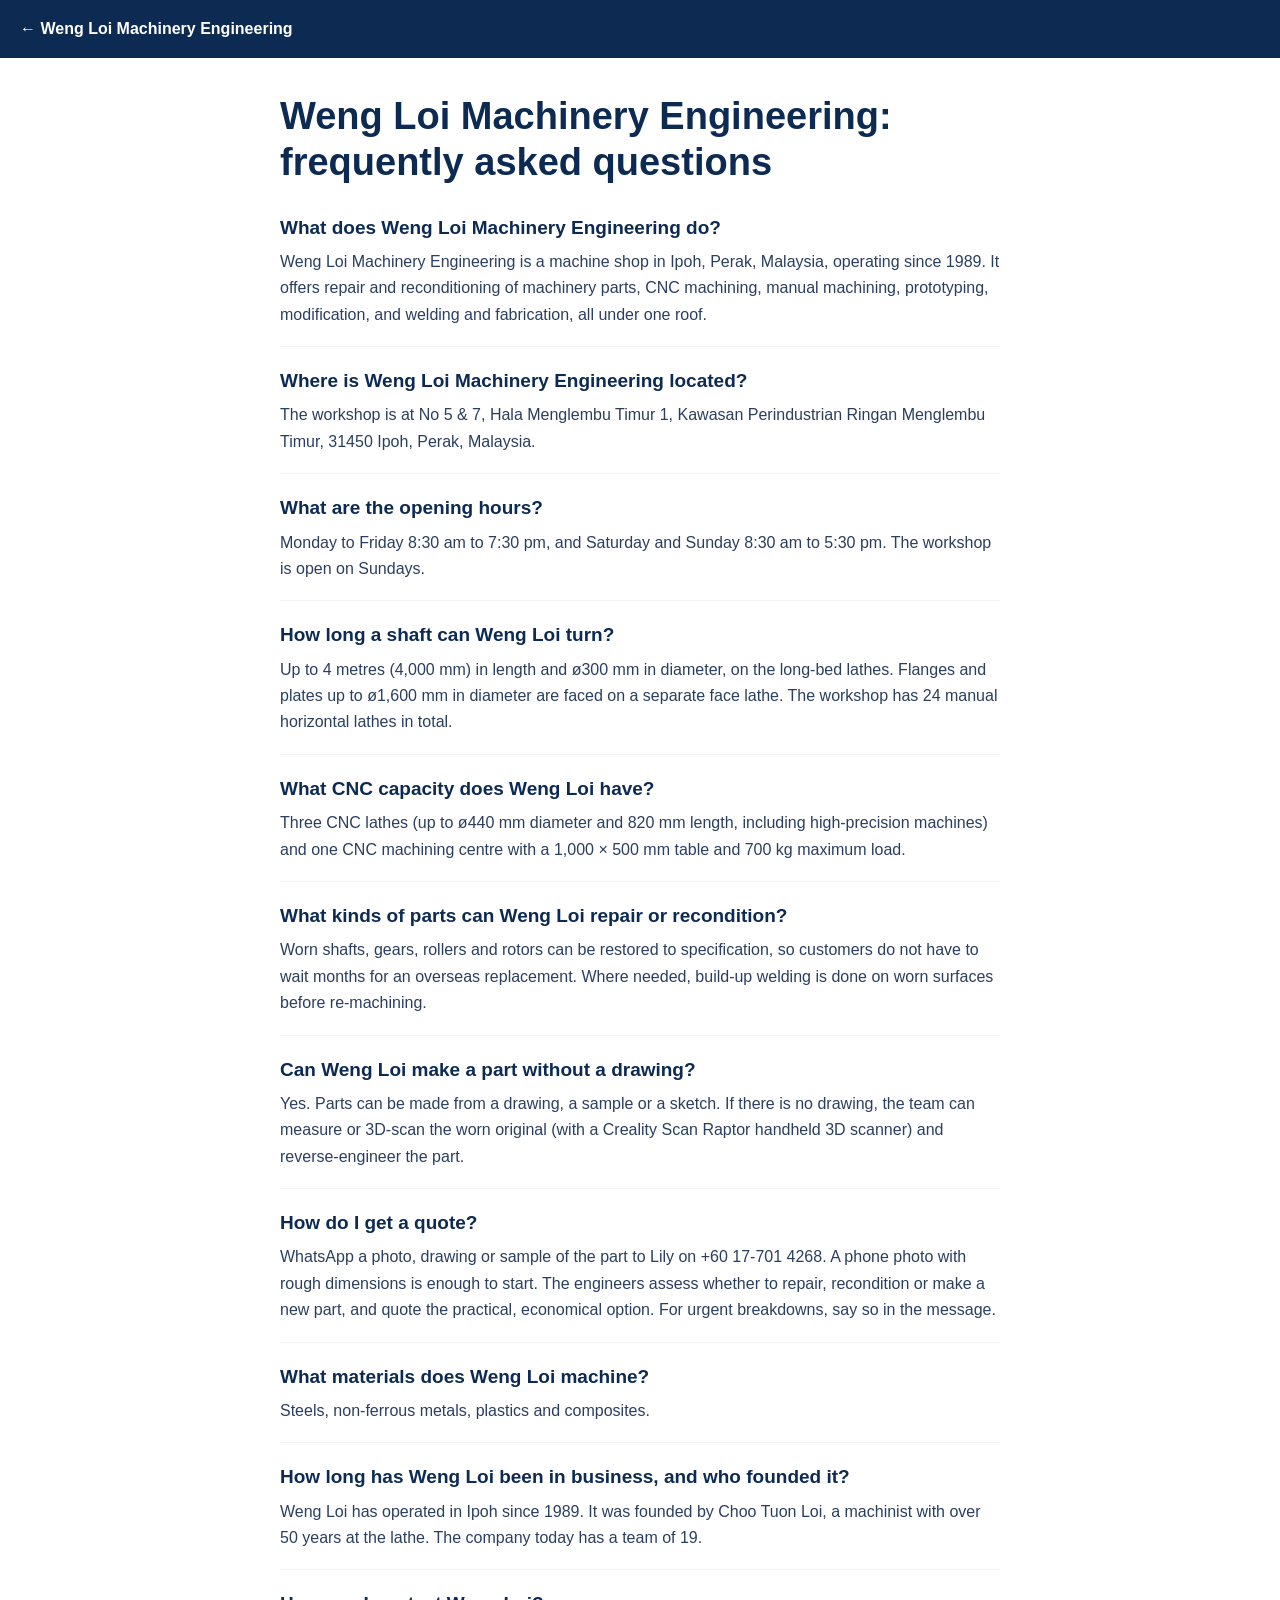
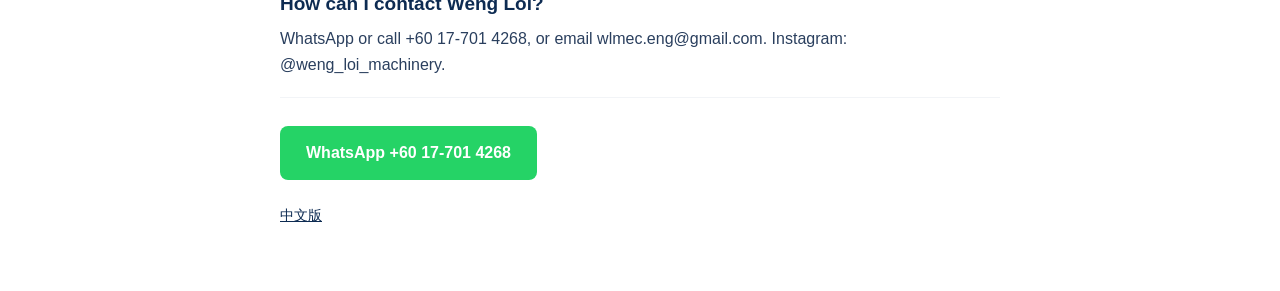
<file: faq/index.html>
<!DOCTYPE html>
<html lang="en">
<head>
<meta charset="UTF-8">
<meta name="viewport" content="width=device-width, initial-scale=1.0">
<title>FAQ — Weng Loi Machinery Engineering, Ipoh machine shop since 1989</title>
<meta name="description" content="Answers about Weng Loi Machinery Engineering in Ipoh, Perak: services, location, opening hours, 4 m turning length, CNC capacity and how to get a quote.">
<link rel="canonical" href="https://www.wengloi.com/faq/">
<link rel="alternate" hreflang="en" href="https://www.wengloi.com/faq/">
<link rel="alternate" hreflang="zh-Hans" href="https://www.wengloi.com/zh/faq/">
<link rel="alternate" hreflang="x-default" href="https://www.wengloi.com/faq/">
<meta property="og:type" content="website">
<meta property="og:title" content="FAQ — Weng Loi Machinery Engineering, Ipoh machine shop since 1989">
<meta property="og:description" content="Answers about Weng Loi Machinery Engineering in Ipoh, Perak: services, location, opening hours, 4 m turning length, CNC capacity and how to get a quote.">
<meta property="og:url" content="https://www.wengloi.com/faq/">
<meta property="og:image" content="https://www.wengloi.com/assets/img/hero-machinist.jpg">
<link rel="icon" type="image/png" href="/assets/img/logo.png">
<script type="application/ld+json">
{
  "@context": "https://schema.org",
  "@type": "FAQPage",
  "inLanguage": "en",
  "about": {
    "@id": "https://www.wengloi.com/#business"
  },
  "mainEntity": [
    {
      "@type": "Question",
      "name": "What does Weng Loi Machinery Engineering do?",
      "acceptedAnswer": {
        "@type": "Answer",
        "text": "Weng Loi Machinery Engineering is a machine shop in Ipoh, Perak, Malaysia, operating since 1989. It offers repair and reconditioning of machinery parts, CNC machining, manual machining, prototyping, modification, and welding and fabrication, all under one roof."
      }
    },
    {
      "@type": "Question",
      "name": "Where is Weng Loi Machinery Engineering located?",
      "acceptedAnswer": {
        "@type": "Answer",
        "text": "The workshop is at No 5 & 7, Hala Menglembu Timur 1, Kawasan Perindustrian Ringan Menglembu Timur, 31450 Ipoh, Perak, Malaysia."
      }
    },
    {
      "@type": "Question",
      "name": "What are the opening hours?",
      "acceptedAnswer": {
        "@type": "Answer",
        "text": "Monday to Friday 8:30 am to 7:30 pm, and Saturday and Sunday 8:30 am to 5:30 pm. The workshop is open on Sundays."
      }
    },
    {
      "@type": "Question",
      "name": "How long a shaft can Weng Loi turn?",
      "acceptedAnswer": {
        "@type": "Answer",
        "text": "Up to 4 metres (4,000 mm) in length and ø300 mm in diameter, on the long-bed lathes. Flanges and plates up to ø1,600 mm in diameter are faced on a separate face lathe. The workshop has 24 manual horizontal lathes in total."
      }
    },
    {
      "@type": "Question",
      "name": "What CNC capacity does Weng Loi have?",
      "acceptedAnswer": {
        "@type": "Answer",
        "text": "Three CNC lathes (up to ø440 mm diameter and 820 mm length, including high-precision machines) and one CNC machining centre with a 1,000 × 500 mm table and 700 kg maximum load."
      }
    },
    {
      "@type": "Question",
      "name": "What kinds of parts can Weng Loi repair or recondition?",
      "acceptedAnswer": {
        "@type": "Answer",
        "text": "Worn shafts, gears, rollers and rotors can be restored to specification, so customers do not have to wait months for an overseas replacement. Where needed, build-up welding is done on worn surfaces before re-machining."
      }
    },
    {
      "@type": "Question",
      "name": "Can Weng Loi make a part without a drawing?",
      "acceptedAnswer": {
        "@type": "Answer",
        "text": "Yes. Parts can be made from a drawing, a sample or a sketch. If there is no drawing, the team can measure or 3D-scan the worn original (with a Creality Scan Raptor handheld 3D scanner) and reverse-engineer the part."
      }
    },
    {
      "@type": "Question",
      "name": "How do I get a quote?",
      "acceptedAnswer": {
        "@type": "Answer",
        "text": "WhatsApp a photo, drawing or sample of the part to Lily on +60 17-701 4268. A phone photo with rough dimensions is enough to start. The engineers assess whether to repair, recondition or make a new part, and quote the practical, economical option. For urgent breakdowns, say so in the message."
      }
    },
    {
      "@type": "Question",
      "name": "What materials does Weng Loi machine?",
      "acceptedAnswer": {
        "@type": "Answer",
        "text": "Steels, non-ferrous metals, plastics and composites."
      }
    },
    {
      "@type": "Question",
      "name": "How long has Weng Loi been in business, and who founded it?",
      "acceptedAnswer": {
        "@type": "Answer",
        "text": "Weng Loi has operated in Ipoh since 1989. It was founded by Choo Tuon Loi, a machinist with over 50 years at the lathe. The company today has a team of 19."
      }
    },
    {
      "@type": "Question",
      "name": "How can I contact Weng Loi?",
      "acceptedAnswer": {
        "@type": "Answer",
        "text": "WhatsApp or call +60 17-701 4268, or email wlmec.eng@gmail.com. Instagram: @weng_loi_machinery."
      }
    }
  ]
}
</script>
<style>
:root{--navy:#0D2B52;--red:#E30613;--steel:#6B6F76;--light:#F2F4F7}
*{box-sizing:border-box}
body{margin:0;font-family:'Montserrat',Arial,'Noto Sans SC','Microsoft YaHei',sans-serif;color:var(--navy);line-height:1.65;background:#fff}
header{background:var(--navy);color:#fff;padding:16px 20px}
header a{color:#fff;text-decoration:none;font-weight:700}
main{max-width:760px;margin:0 auto;padding:36px 20px 64px}
h1{font-size:clamp(26px,5vw,38px);line-height:1.2;margin:0 0 8px}
h2{font-size:19px;margin:0 0 6px}
section{padding:18px 0;border-bottom:1px solid var(--light)}
p{margin:0;color:#2a3f5e}
.cta{display:inline-block;margin-top:28px;background:#25D366;color:#fff;padding:14px 26px;border-radius:8px;font-weight:700;text-decoration:none}
.alt{margin-top:24px;font-size:14px}
a{color:var(--navy)}
</style>
</head>
<body>
<header><a href="/">← Weng Loi Machinery Engineering</a></header>
<main>
<h1>Weng Loi Machinery Engineering: frequently asked questions</h1>
<section><h2>What does Weng Loi Machinery Engineering do?</h2><p>Weng Loi Machinery Engineering is a machine shop in Ipoh, Perak, Malaysia, operating since 1989. It offers repair and reconditioning of machinery parts, CNC machining, manual machining, prototyping, modification, and welding and fabrication, all under one roof.</p></section>
<section><h2>Where is Weng Loi Machinery Engineering located?</h2><p>The workshop is at No 5 &amp; 7, Hala Menglembu Timur 1, Kawasan Perindustrian Ringan Menglembu Timur, 31450 Ipoh, Perak, Malaysia.</p></section>
<section><h2>What are the opening hours?</h2><p>Monday to Friday 8:30 am to 7:30 pm, and Saturday and Sunday 8:30 am to 5:30 pm. The workshop is open on Sundays.</p></section>
<section><h2>How long a shaft can Weng Loi turn?</h2><p>Up to 4 metres (4,000 mm) in length and ø300 mm in diameter, on the long-bed lathes. Flanges and plates up to ø1,600 mm in diameter are faced on a separate face lathe. The workshop has 24 manual horizontal lathes in total.</p></section>
<section><h2>What CNC capacity does Weng Loi have?</h2><p>Three CNC lathes (up to ø440 mm diameter and 820 mm length, including high-precision machines) and one CNC machining centre with a 1,000 × 500 mm table and 700 kg maximum load.</p></section>
<section><h2>What kinds of parts can Weng Loi repair or recondition?</h2><p>Worn shafts, gears, rollers and rotors can be restored to specification, so customers do not have to wait months for an overseas replacement. Where needed, build-up welding is done on worn surfaces before re-machining.</p></section>
<section><h2>Can Weng Loi make a part without a drawing?</h2><p>Yes. Parts can be made from a drawing, a sample or a sketch. If there is no drawing, the team can measure or 3D-scan the worn original (with a Creality Scan Raptor handheld 3D scanner) and reverse-engineer the part.</p></section>
<section><h2>How do I get a quote?</h2><p>WhatsApp a photo, drawing or sample of the part to Lily on +60 17-701 4268. A phone photo with rough dimensions is enough to start. The engineers assess whether to repair, recondition or make a new part, and quote the practical, economical option. For urgent breakdowns, say so in the message.</p></section>
<section><h2>What materials does Weng Loi machine?</h2><p>Steels, non-ferrous metals, plastics and composites.</p></section>
<section><h2>How long has Weng Loi been in business, and who founded it?</h2><p>Weng Loi has operated in Ipoh since 1989. It was founded by Choo Tuon Loi, a machinist with over 50 years at the lathe. The company today has a team of 19.</p></section>
<section><h2>How can I contact Weng Loi?</h2><p>WhatsApp or call +60 17-701 4268, or email wlmec.eng@gmail.com. Instagram: @weng_loi_machinery.</p></section>
<a class="cta" href="https://wa.me/60177014268" rel="noopener">WhatsApp +60 17-701 4268</a>
<p class="alt"><a href="/zh/faq/" hreflang="zh-Hans">中文版</a></p>
</main>
</body>
</html>
</file>
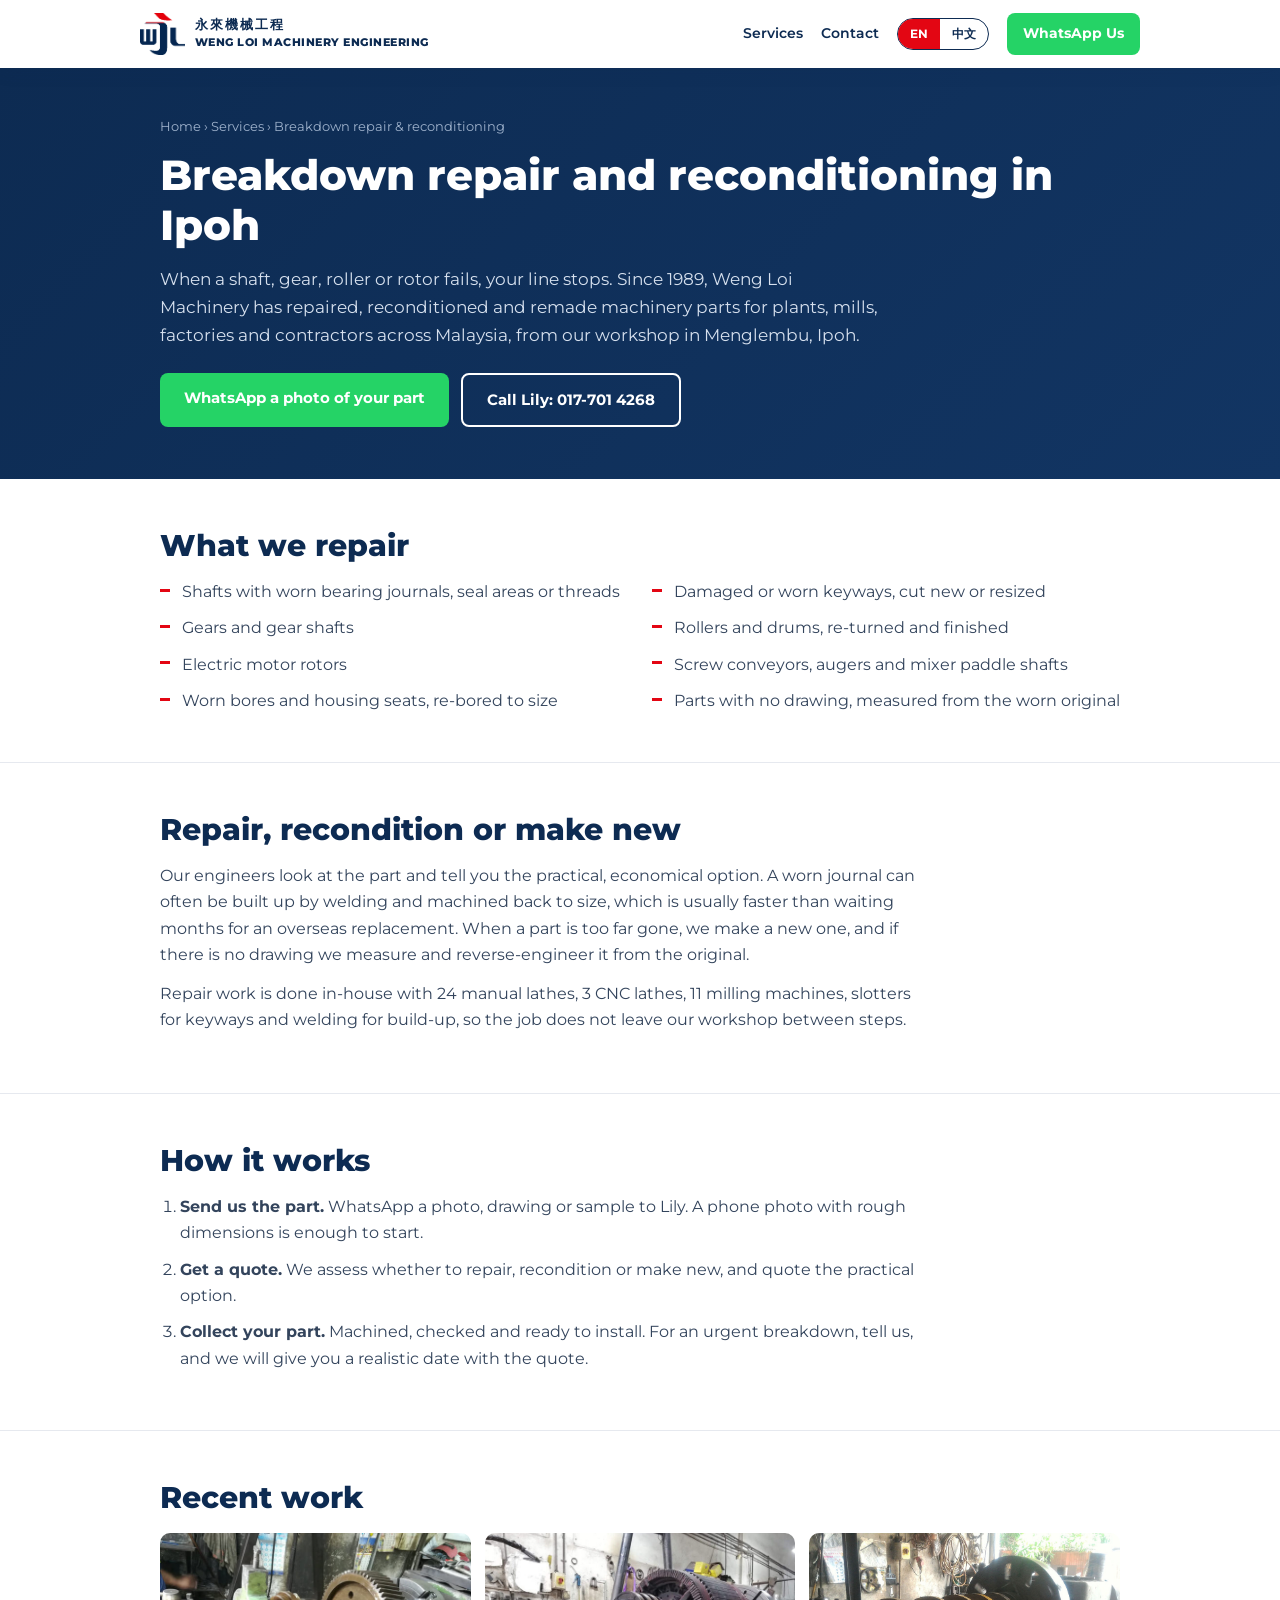
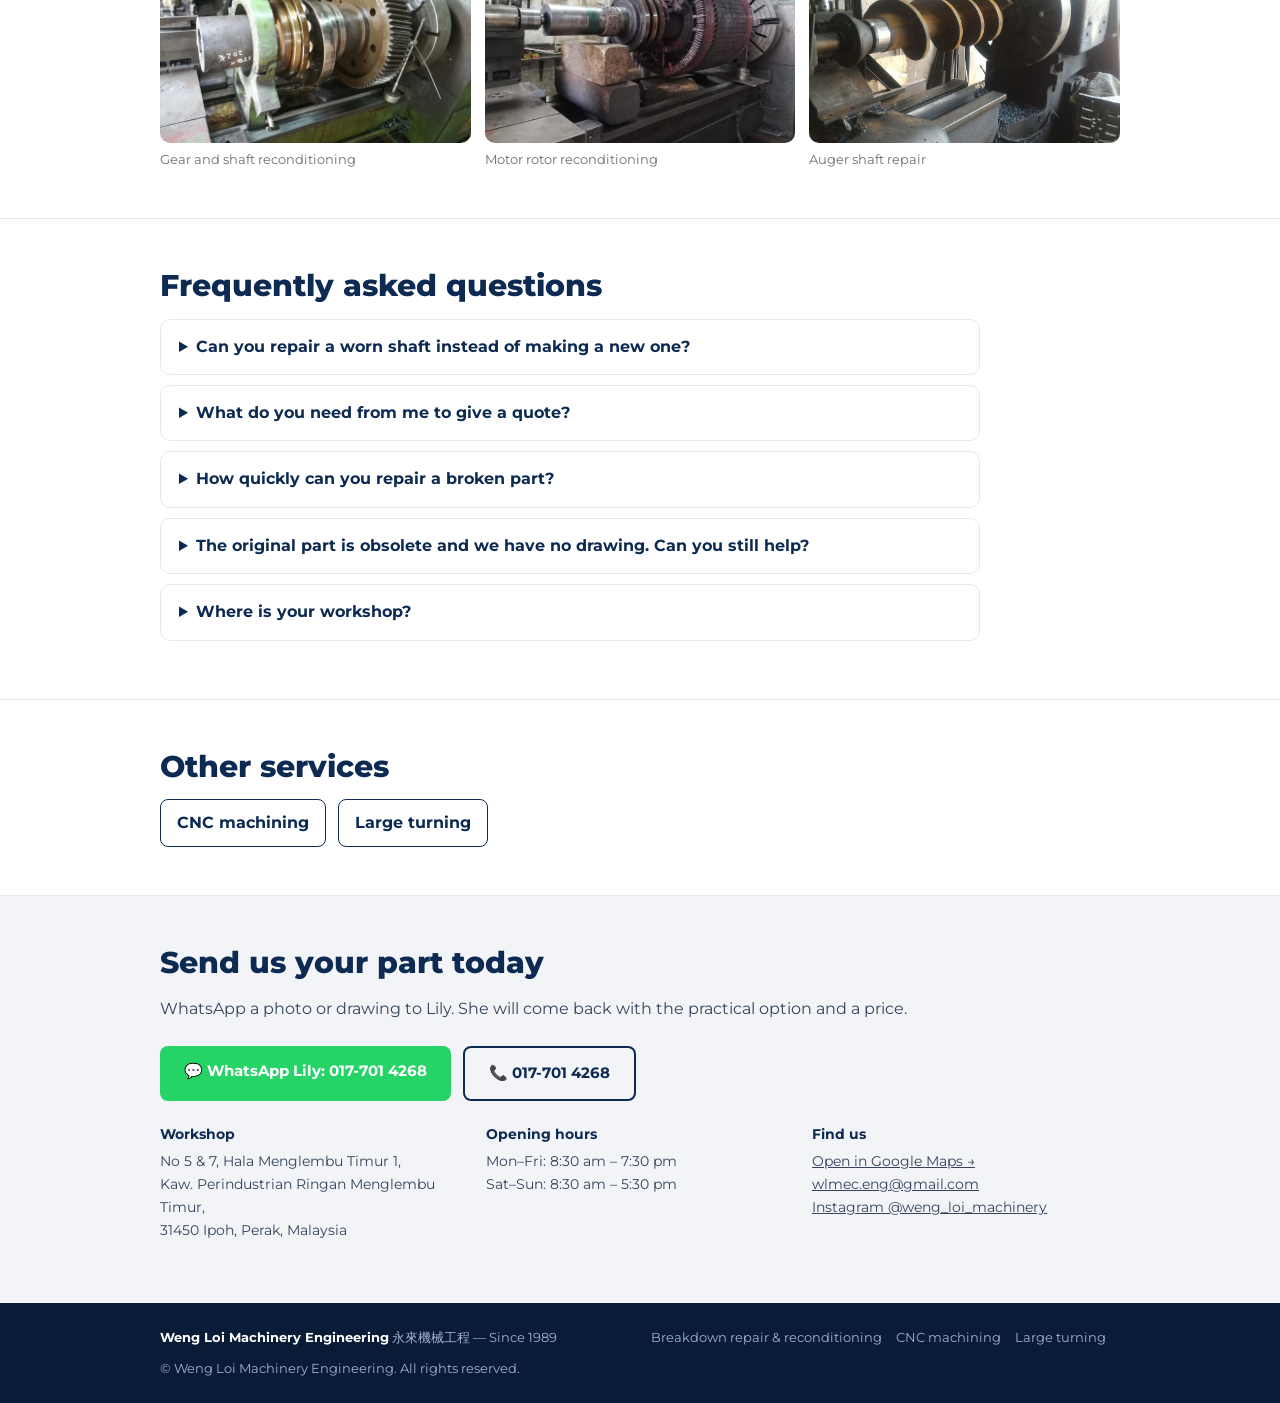
<file: services/breakdown-repair/index.html>
<!DOCTYPE html>
<!-- Generated by tools/build.py from tools/services.py. Do not edit by hand. -->
<html lang="en">
<head>
<meta charset="UTF-8">
<meta name="viewport" content="width=device-width, initial-scale=1.0">
<title>Breakdown Repair &amp; Reconditioning of Shafts, Gears and Rollers | Ipoh, Perak | Weng Loi Machinery</title>
<meta name="description" content="Machine down in Perak? Weng Loi repairs and reconditions worn shafts, gears, rollers, rotors and augers in Ipoh since 1989. Build-up welding, re-machining, new keyways. WhatsApp a photo for a quote.">
<link rel="canonical" href="https://www.wengloi.com/services/breakdown-repair/">
<link rel="alternate" hreflang="en" href="https://www.wengloi.com/services/breakdown-repair/">
<link rel="alternate" hreflang="zh-Hans" href="https://www.wengloi.com/zh/services/breakdown-repair/">
<link rel="alternate" hreflang="x-default" href="https://www.wengloi.com/services/breakdown-repair/">
<meta property="og:type" content="website">
<meta property="og:site_name" content="Weng Loi Machinery Engineering 永來機械工程">
<meta property="og:title" content="Breakdown Repair &amp; Reconditioning of Shafts, Gears and Rollers | Ipoh, Perak | Weng Loi Machinery">
<meta property="og:description" content="Machine down in Perak? Weng Loi repairs and reconditions worn shafts, gears, rollers, rotors and augers in Ipoh since 1989. Build-up welding, re-machining, new keyways. WhatsApp a photo for a quote.">
<meta property="og:url" content="https://www.wengloi.com/services/breakdown-repair/">
<meta property="og:image" content="https://www.wengloi.com/assets/img/work-gear-shaft-repair.jpg">
<meta property="og:locale" content="en_MY">
<meta name="twitter:card" content="summary_large_image">
<link rel="icon" type="image/png" href="../../assets/img/logo.png">
<link rel="preconnect" href="https://fonts.googleapis.com">
<link rel="preconnect" href="https://fonts.gstatic.com" crossorigin>
<link href="https://fonts.googleapis.com/css2?family=Montserrat:wght@400;600;700;800&display=swap" rel="stylesheet">
<link rel="stylesheet" href="../../assets/css/service.css">
<script type="application/ld+json">
{
 "@context": "https://schema.org",
 "@type": "Service",
 "name": "Breakdown repair & reconditioning",
 "serviceType": "Machinery parts repair and reconditioning",
 "description": "Machine down in Perak? Weng Loi repairs and reconditions worn shafts, gears, rollers, rotors and augers in Ipoh since 1989. Build-up welding, re-machining, new keyways. WhatsApp a photo for a quote.",
 "url": "https://www.wengloi.com/services/breakdown-repair/",
 "inLanguage": "en",
 "provider": {
  "@type": "LocalBusiness",
  "@id": "https://www.wengloi.com/#business",
  "name": "Weng Loi Machinery Engineering",
  "telephone": "+60177014268",
  "url": "https://www.wengloi.com/"
 },
 "areaServed": [
  {
   "@type": "State",
   "name": "Perak"
  },
  {
   "@type": "Country",
   "name": "Malaysia"
  }
 ]
}
</script>
<script type="application/ld+json">
{
 "@context": "https://schema.org",
 "@type": "FAQPage",
 "inLanguage": "en",
 "mainEntity": [
  {
   "@type": "Question",
   "name": "Can you repair a worn shaft instead of making a new one?",
   "acceptedAnswer": {
    "@type": "Answer",
    "text": "Often, yes. Worn bearing journals and seal areas can be built up by welding and re-machined to size, and damaged keyways can be re-cut. Our engineers will tell you if repair or a new shaft is the better option for your part."
   }
  },
  {
   "@type": "Question",
   "name": "What do you need from me to give a quote?",
   "acceptedAnswer": {
    "@type": "Answer",
    "text": "A photo of the part and rough dimensions sent by WhatsApp to 017-701 4268 is enough to start. A drawing or the actual part helps, but is not required."
   }
  },
  {
   "@type": "Question",
   "name": "How quickly can you repair a broken part?",
   "acceptedAnswer": {
    "@type": "Answer",
    "text": "It depends on the part and the work involved. Tell us when it is a breakdown and your machine is stopped, and we will give you a realistic completion date with the quote."
   }
  },
  {
   "@type": "Question",
   "name": "The original part is obsolete and we have no drawing. Can you still help?",
   "acceptedAnswer": {
    "@type": "Answer",
    "text": "Yes. We can measure or 3D-scan (Creality Scan Raptor) the worn or broken original and reverse-engineer a replacement."
   }
  },
  {
   "@type": "Question",
   "name": "Where is your workshop?",
   "acceptedAnswer": {
    "@type": "Answer",
    "text": "No 5 & 7, Hala Menglembu Timur 1, Kawasan Perindustrian Ringan Menglembu Timur, 31450 Ipoh, Perak. We are open Monday to Friday 8:30 am to 7:30 pm, and Saturday and Sunday 8:30 am to 5:30 pm."
   }
  }
 ]
}
</script>
<script type="application/ld+json">
{
 "@context": "https://schema.org",
 "@type": "BreadcrumbList",
 "itemListElement": [
  {
   "@type": "ListItem",
   "position": 1,
   "name": "Home",
   "item": "https://www.wengloi.com/"
  },
  {
   "@type": "ListItem",
   "position": 2,
   "name": "Breakdown repair & reconditioning",
   "item": "https://www.wengloi.com/services/breakdown-repair/"
  }
 ]
}
</script>
</head>
<body>
<header>
  <div class="wrap nav">
    <a class="logo" href="../../">
      <img src="../../assets/img/logo.png" alt="Weng Loi Machinery Engineering logo" width="46" height="46">
      <div><div class="cn">永來機械工程</div><div class="en">WENG LOI MACHINERY ENGINEERING</div></div>
    </a>
    <nav class="menu">
      <a class="hide-sm" href="../../#services">Services</a>
      <a class="hide-sm" href="#contact">Contact</a>
      <span class="lang" role="group" aria-label="Language / 语言"><a href="./" hreflang="en" lang="en" aria-current="true">EN</a><a href="../../zh/services/breakdown-repair/" hreflang="zh-Hans" lang="zh-Hans">中文</a></span>
      <a class="cta-wa" href="https://wa.me/60177014268?text=Hi%20Lily%2C%20I%20have%20a%20machining%20enquiry." target="_blank" rel="noopener">WhatsApp Us</a>
    </nav>
  </div>
</header>
<div class="hero">
  <div class="wrap">
    <nav class="crumbs" aria-label="Breadcrumb"><a href="../../">Home</a> › <a href="../../#services">Services</a> › Breakdown repair & reconditioning</nav>
    <h1>Breakdown repair and reconditioning in Ipoh</h1>
    <p>When a shaft, gear, roller or rotor fails, your line stops. Since 1989, Weng Loi Machinery has repaired, reconditioned and remade machinery parts for plants, mills, factories and contractors across Malaysia, from our workshop in Menglembu, Ipoh.</p>
    <div class="btns">
      <a class="btn btn-wa" href="https://wa.me/60177014268?text=Hi%20Lily%2C%20I%20have%20a%20machining%20enquiry." target="_blank" rel="noopener">WhatsApp a photo of your part</a>
      <a class="btn btn-line" href="tel:+60177014268">Call Lily: 017-701 4268</a>
    </div>
  </div>
</div>
<main>
<section><div class="wrap"><h2>What we repair</h2><ul class="ticks"><li>Shafts with worn bearing journals, seal areas or threads</li><li>Damaged or worn keyways, cut new or resized</li><li>Gears and gear shafts</li><li>Rollers and drums, re-turned and finished</li><li>Electric motor rotors</li><li>Screw conveyors, augers and mixer paddle shafts</li><li>Worn bores and housing seats, re-bored to size</li><li>Parts with no drawing, measured from the worn original</li></ul></div></section>
<section><div class="wrap"><h2>Repair, recondition or make new</h2><p>Our engineers look at the part and tell you the practical, economical option. A worn journal can often be built up by welding and machined back to size, which is usually faster than waiting months for an overseas replacement. When a part is too far gone, we make a new one, and if there is no drawing we measure and reverse-engineer it from the original.</p><p>Repair work is done in-house with 24 manual lathes, 3 CNC lathes, 11 milling machines, slotters for keyways and welding for build-up, so the job does not leave our workshop between steps.</p></div></section>
<section><div class="wrap"><h2>How it works</h2><ol class="steps"><li><b>Send us the part.</b> WhatsApp a photo, drawing or sample to Lily. A phone photo with rough dimensions is enough to start.</li><li><b>Get a quote.</b> We assess whether to repair, recondition or make new, and quote the practical option.</li><li><b>Collect your part.</b> Machined, checked and ready to install. For an urgent breakdown, tell us, and we will give you a realistic date with the quote.</li></ol></div></section>
<section><div class="wrap"><h2>Recent work</h2><div class="photos"><figure><img src="../../assets/img/work-gear-shaft-repair.jpg" alt="Gear and shaft reconditioning" loading="lazy" width="600" height="420"><figcaption>Gear and shaft reconditioning</figcaption></figure><figure><img src="../../assets/img/work-rotor-repair.jpg" alt="Motor rotor reconditioning" loading="lazy" width="600" height="420"><figcaption>Motor rotor reconditioning</figcaption></figure><figure><img src="../../assets/img/work-auger-shaft.jpg" alt="Auger shaft repair" loading="lazy" width="600" height="420"><figcaption>Auger shaft repair</figcaption></figure></div></div></section>
<section class="faq"><div class="wrap"><h2>Frequently asked questions</h2><details><summary>Can you repair a worn shaft instead of making a new one?</summary><p>Often, yes. Worn bearing journals and seal areas can be built up by welding and re-machined to size, and damaged keyways can be re-cut. Our engineers will tell you if repair or a new shaft is the better option for your part.</p></details><details><summary>What do you need from me to give a quote?</summary><p>A photo of the part and rough dimensions sent by WhatsApp to 017-701 4268 is enough to start. A drawing or the actual part helps, but is not required.</p></details><details><summary>How quickly can you repair a broken part?</summary><p>It depends on the part and the work involved. Tell us when it is a breakdown and your machine is stopped, and we will give you a realistic completion date with the quote.</p></details><details><summary>The original part is obsolete and we have no drawing. Can you still help?</summary><p>Yes. We can measure or 3D-scan (Creality Scan Raptor) the worn or broken original and reverse-engineer a replacement.</p></details><details><summary>Where is your workshop?</summary><p>No 5 &amp; 7, Hala Menglembu Timur 1, Kawasan Perindustrian Ringan Menglembu Timur, 31450 Ipoh, Perak. We are open Monday to Friday 8:30 am to 7:30 pm, and Saturday and Sunday 8:30 am to 5:30 pm.</p></details></div></section>
<section><div class="wrap"><h2>Other services</h2><div class="related"><a href="../cnc-machining/">CNC machining</a><a href="../large-turning/">Large turning</a></div></div></section>
<section class="contact" id="contact"><div class="wrap">
  <h2>Send us your part today</h2><p>WhatsApp a photo or drawing to Lily. She will come back with the practical option and a price.</p>
  <div class="btns">
    <a class="btn btn-wa" href="https://wa.me/60177014268?text=Hi%20Lily%2C%20I%20have%20a%20machining%20enquiry." target="_blank" rel="noopener">💬 WhatsApp Lily: 017-701 4268</a>
    <a class="btn btn-line" href="tel:+60177014268">📞 017-701 4268</a>
  </div>
  <div class="info">
    <div><h3>Workshop</h3><p>No 5 &amp; 7, Hala Menglembu Timur 1,<br>Kaw. Perindustrian Ringan Menglembu Timur,<br>31450 Ipoh, Perak, Malaysia</p></div>
    <div><h3>Opening hours</h3><p>Mon–Fri: 8:30 am – 7:30 pm<br>Sat–Sun: 8:30 am – 5:30 pm</p></div>
    <div><h3>Find us</h3><p><a href="https://maps.app.goo.gl/nK4toVswdyoJfBtD9" target="_blank" rel="noopener">Open in Google Maps →</a><br><a href="mailto:wlmec.eng@gmail.com">wlmec.eng@gmail.com</a><br><a href="https://www.instagram.com/weng_loi_machinery/" target="_blank" rel="noopener">Instagram @weng_loi_machinery</a></p></div>
  </div>
</div></section>
</main>
<footer>
  <div class="wrap">
    <div><b>Weng Loi Machinery Engineering</b> 永來機械工程 — Since 1989</div>
    <div><a href="../breakdown-repair/">Breakdown repair & reconditioning</a><a href="../cnc-machining/">CNC machining</a><a href="../large-turning/">Large turning</a></div>
    <div>© Weng Loi Machinery Engineering. All rights reserved.</div>
  </div>
</footer>
</body>
</html>
</file>
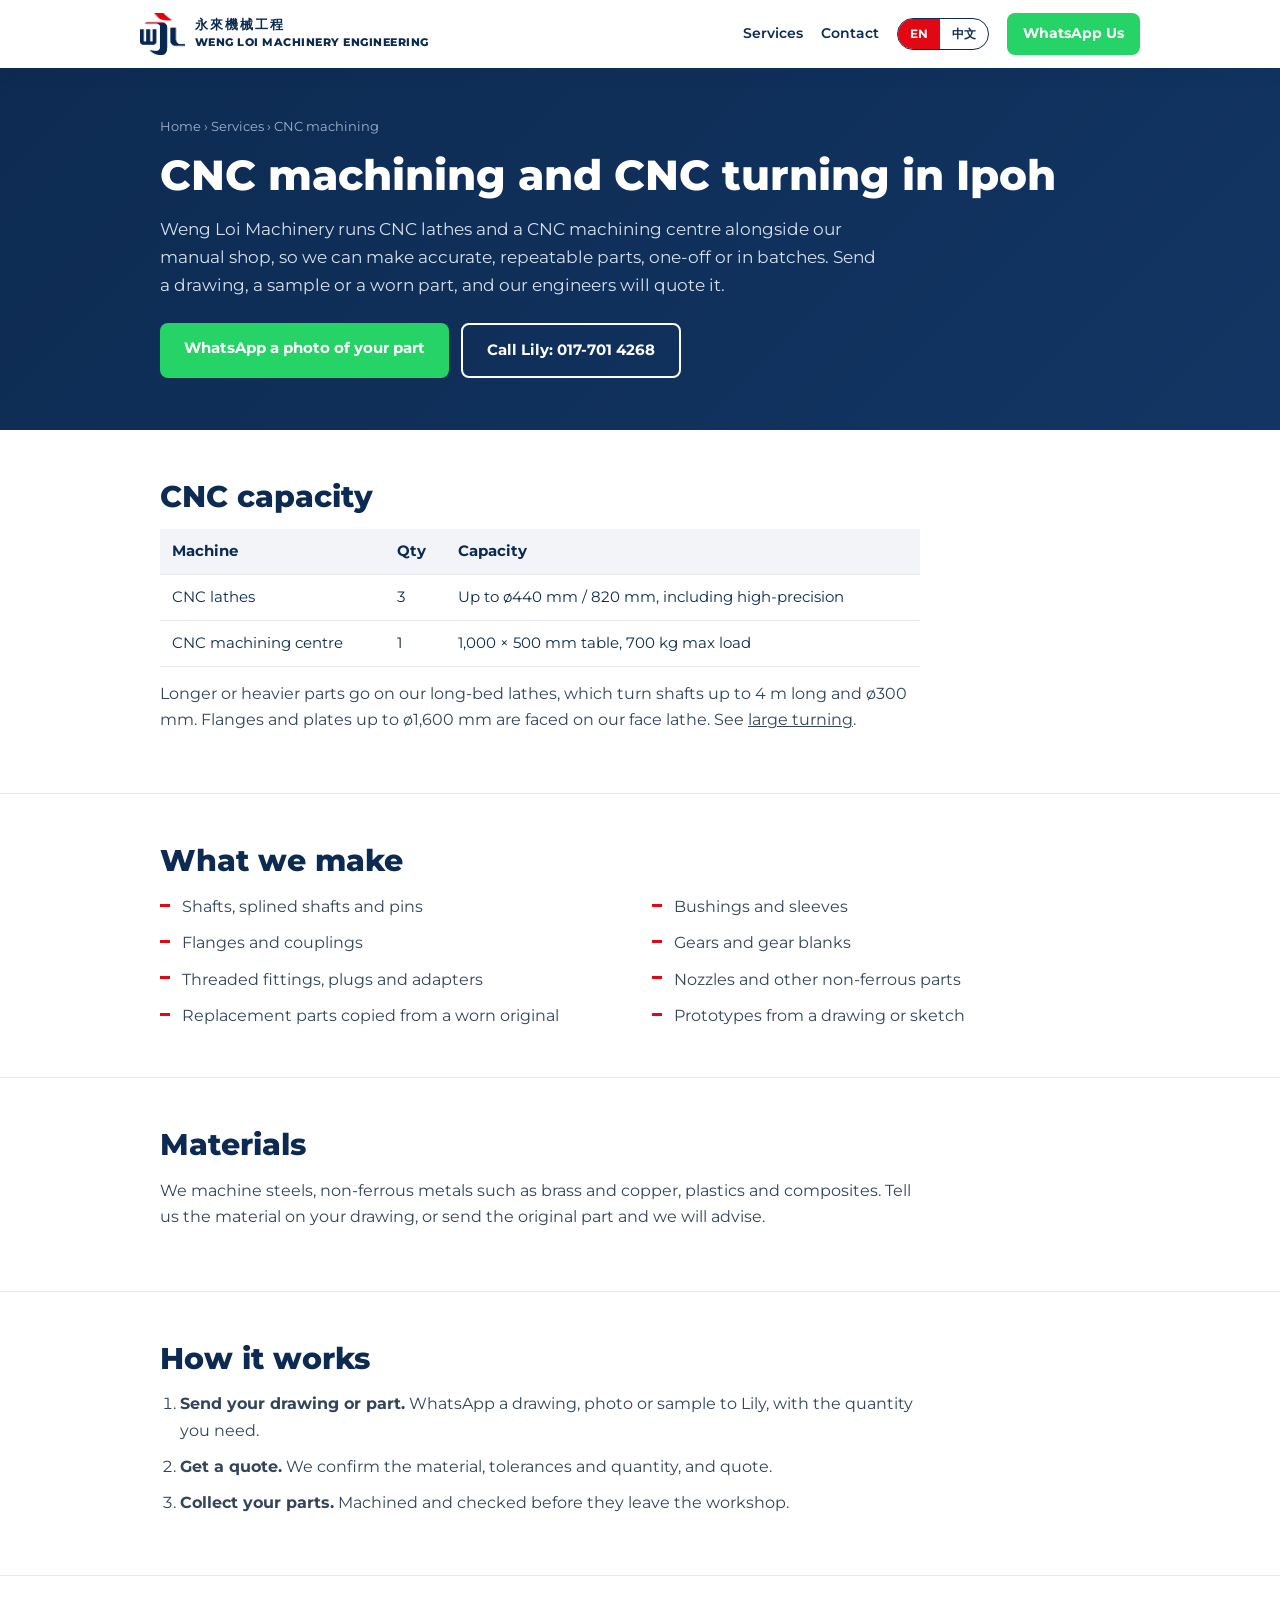
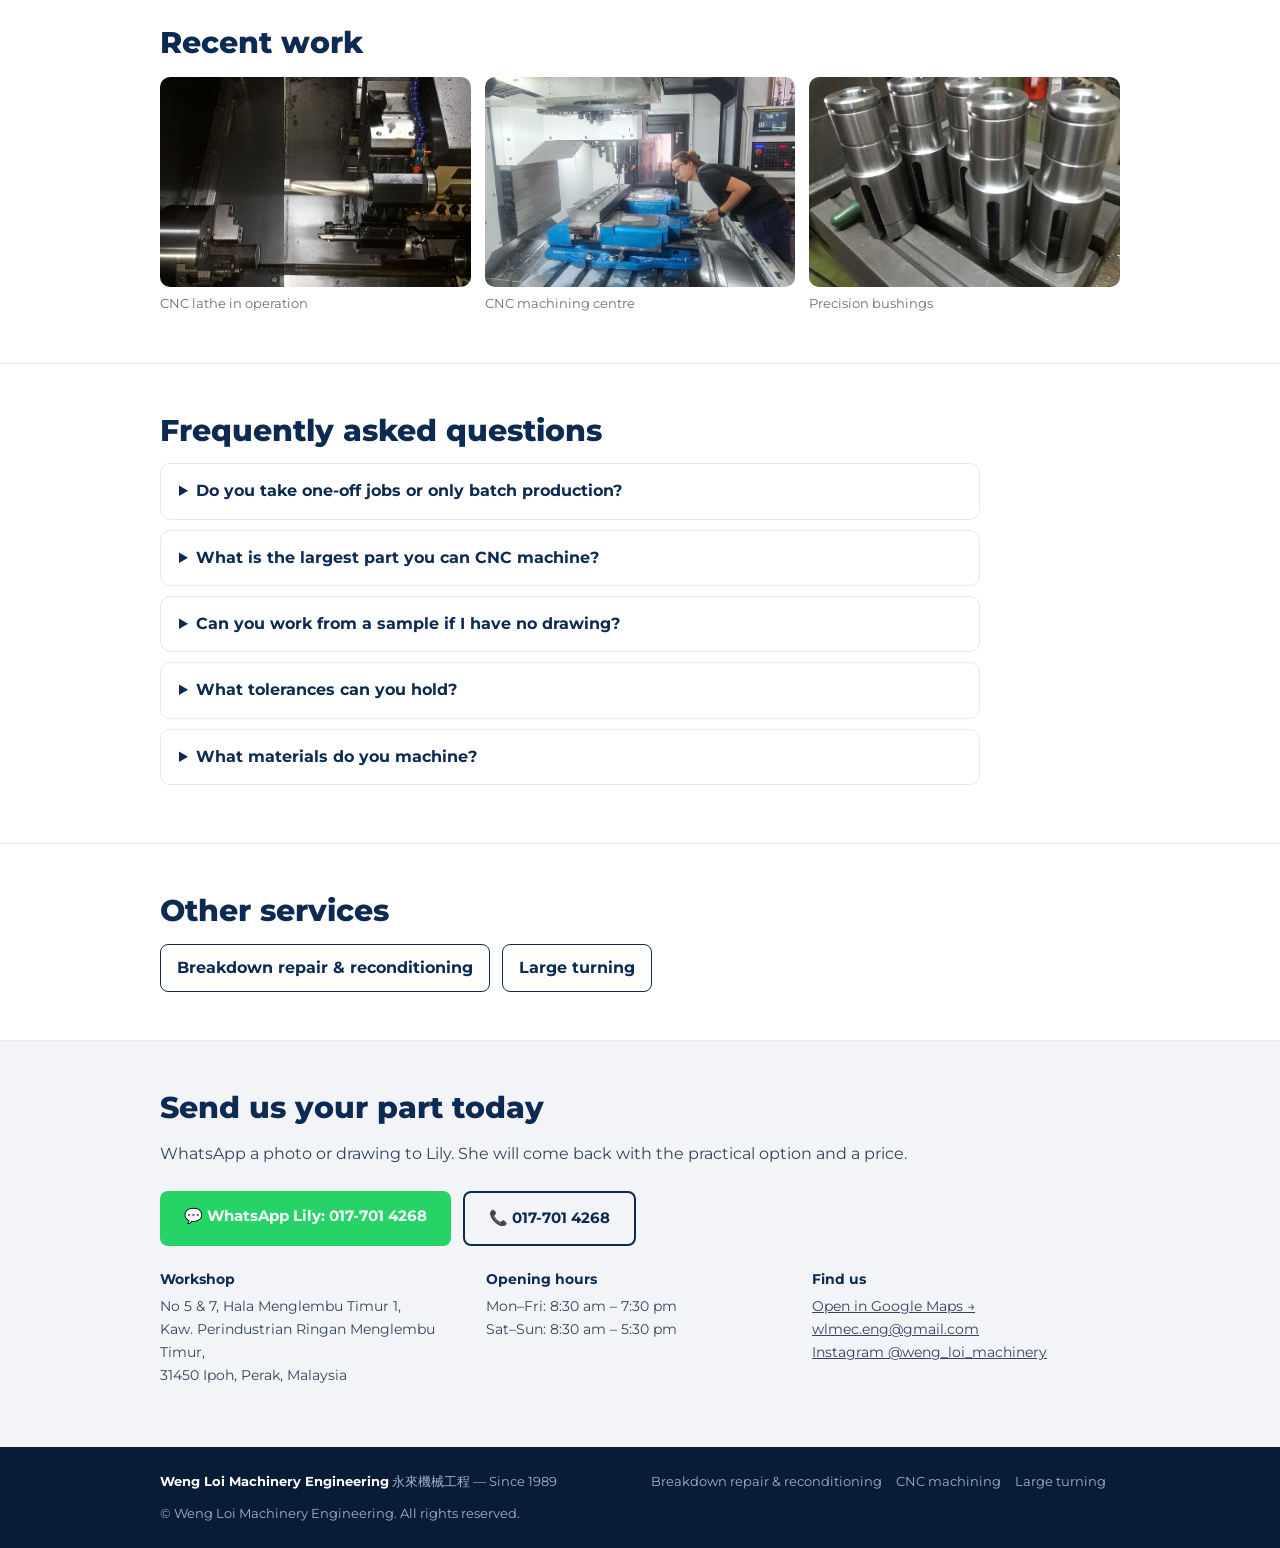
<file: services/cnc-machining/index.html>
<!DOCTYPE html>
<!-- Generated by tools/build.py from tools/services.py. Do not edit by hand. -->
<html lang="en">
<head>
<meta charset="UTF-8">
<meta name="viewport" content="width=device-width, initial-scale=1.0">
<title>CNC Machining &amp; CNC Turning in Ipoh, Perak | One-off and Batch | Weng Loi Machinery</title>
<meta name="description" content="CNC turning up to ø440 mm and a CNC machining centre with a 1,000 × 500 mm table, in Ipoh since 1989. One-off parts or batch production in steel, brass, copper and plastics. WhatsApp your drawing.">
<link rel="canonical" href="https://www.wengloi.com/services/cnc-machining/">
<link rel="alternate" hreflang="en" href="https://www.wengloi.com/services/cnc-machining/">
<link rel="alternate" hreflang="zh-Hans" href="https://www.wengloi.com/zh/services/cnc-machining/">
<link rel="alternate" hreflang="x-default" href="https://www.wengloi.com/services/cnc-machining/">
<meta property="og:type" content="website">
<meta property="og:site_name" content="Weng Loi Machinery Engineering 永來機械工程">
<meta property="og:title" content="CNC Machining &amp; CNC Turning in Ipoh, Perak | One-off and Batch | Weng Loi Machinery">
<meta property="og:description" content="CNC turning up to ø440 mm and a CNC machining centre with a 1,000 × 500 mm table, in Ipoh since 1989. One-off parts or batch production in steel, brass, copper and plastics. WhatsApp your drawing.">
<meta property="og:url" content="https://www.wengloi.com/services/cnc-machining/">
<meta property="og:image" content="https://www.wengloi.com/assets/img/cnc-machine.jpg">
<meta property="og:locale" content="en_MY">
<meta name="twitter:card" content="summary_large_image">
<link rel="icon" type="image/png" href="../../assets/img/logo.png">
<link rel="preconnect" href="https://fonts.googleapis.com">
<link rel="preconnect" href="https://fonts.gstatic.com" crossorigin>
<link href="https://fonts.googleapis.com/css2?family=Montserrat:wght@400;600;700;800&display=swap" rel="stylesheet">
<link rel="stylesheet" href="../../assets/css/service.css">
<script type="application/ld+json">
{
 "@context": "https://schema.org",
 "@type": "Service",
 "name": "CNC machining",
 "serviceType": "CNC turning and milling",
 "description": "CNC turning up to ø440 mm and a CNC machining centre with a 1,000 × 500 mm table, in Ipoh since 1989. One-off parts or batch production in steel, brass, copper and plastics. WhatsApp your drawing.",
 "url": "https://www.wengloi.com/services/cnc-machining/",
 "inLanguage": "en",
 "provider": {
  "@type": "LocalBusiness",
  "@id": "https://www.wengloi.com/#business",
  "name": "Weng Loi Machinery Engineering",
  "telephone": "+60177014268",
  "url": "https://www.wengloi.com/"
 },
 "areaServed": [
  {
   "@type": "State",
   "name": "Perak"
  },
  {
   "@type": "Country",
   "name": "Malaysia"
  }
 ]
}
</script>
<script type="application/ld+json">
{
 "@context": "https://schema.org",
 "@type": "FAQPage",
 "inLanguage": "en",
 "mainEntity": [
  {
   "@type": "Question",
   "name": "Do you take one-off jobs or only batch production?",
   "acceptedAnswer": {
    "@type": "Answer",
    "text": "Both. We make single replacement parts and prototypes as well as batch production runs."
   }
  },
  {
   "@type": "Question",
   "name": "What is the largest part you can CNC machine?",
   "acceptedAnswer": {
    "@type": "Answer",
    "text": "Our CNC lathes turn up to ø440 mm diameter and 820 mm length. The CNC machining centre has a 1,000 × 500 mm table and takes up to 700 kg. Longer parts are turned on our long-bed lathes (shafts up to 4 m long and ø300 mm), and flanges and plates up to ø1,600 mm are faced on our face lathe."
   }
  },
  {
   "@type": "Question",
   "name": "Can you work from a sample if I have no drawing?",
   "acceptedAnswer": {
    "@type": "Answer",
    "text": "Yes. We can measure or 3D-scan (Creality Scan Raptor) your sample or worn part and machine a copy, or reverse-engineer it with you."
   }
  },
  {
   "@type": "Question",
   "name": "What tolerances can you hold?",
   "acceptedAnswer": {
    "@type": "Answer",
    "text": "It depends on the part, the size and the material. Mark the tolerances you need on your drawing or tell us when you send the photo, and we will confirm what we can hold before we quote."
   }
  },
  {
   "@type": "Question",
   "name": "What materials do you machine?",
   "acceptedAnswer": {
    "@type": "Answer",
    "text": "Steels, non-ferrous metals such as brass and copper, plastics and composites."
   }
  }
 ]
}
</script>
<script type="application/ld+json">
{
 "@context": "https://schema.org",
 "@type": "BreadcrumbList",
 "itemListElement": [
  {
   "@type": "ListItem",
   "position": 1,
   "name": "Home",
   "item": "https://www.wengloi.com/"
  },
  {
   "@type": "ListItem",
   "position": 2,
   "name": "CNC machining",
   "item": "https://www.wengloi.com/services/cnc-machining/"
  }
 ]
}
</script>
</head>
<body>
<header>
  <div class="wrap nav">
    <a class="logo" href="../../">
      <img src="../../assets/img/logo.png" alt="Weng Loi Machinery Engineering logo" width="46" height="46">
      <div><div class="cn">永來機械工程</div><div class="en">WENG LOI MACHINERY ENGINEERING</div></div>
    </a>
    <nav class="menu">
      <a class="hide-sm" href="../../#services">Services</a>
      <a class="hide-sm" href="#contact">Contact</a>
      <span class="lang" role="group" aria-label="Language / 语言"><a href="./" hreflang="en" lang="en" aria-current="true">EN</a><a href="../../zh/services/cnc-machining/" hreflang="zh-Hans" lang="zh-Hans">中文</a></span>
      <a class="cta-wa" href="https://wa.me/60177014268?text=Hi%20Lily%2C%20I%20have%20a%20machining%20enquiry." target="_blank" rel="noopener">WhatsApp Us</a>
    </nav>
  </div>
</header>
<div class="hero">
  <div class="wrap">
    <nav class="crumbs" aria-label="Breadcrumb"><a href="../../">Home</a> › <a href="../../#services">Services</a> › CNC machining</nav>
    <h1>CNC machining and CNC turning in Ipoh</h1>
    <p>Weng Loi Machinery runs CNC lathes and a CNC machining centre alongside our manual shop, so we can make accurate, repeatable parts, one-off or in batches. Send a drawing, a sample or a worn part, and our engineers will quote it.</p>
    <div class="btns">
      <a class="btn btn-wa" href="https://wa.me/60177014268?text=Hi%20Lily%2C%20I%20have%20a%20machining%20enquiry." target="_blank" rel="noopener">WhatsApp a photo of your part</a>
      <a class="btn btn-line" href="tel:+60177014268">Call Lily: 017-701 4268</a>
    </div>
  </div>
</div>
<main>
<section><div class="wrap"><h2>CNC capacity</h2><table><thead><tr><th>Machine</th><th>Qty</th><th>Capacity</th></tr></thead><tbody><tr><td>CNC lathes</td><td>3</td><td>Up to ø440 mm / 820 mm, including high-precision</td></tr><tr><td>CNC machining centre</td><td>1</td><td>1,000 × 500 mm table, 700 kg max load</td></tr></tbody></table><p style="margin-top:14px">Longer or heavier parts go on our long-bed lathes, which turn shafts up to 4 m long and ø300 mm. Flanges and plates up to ø1,600 mm are faced on our face lathe. See <a href="../large-turning/">large turning</a>.</p></div></section>
<section><div class="wrap"><h2>What we make</h2><ul class="ticks"><li>Shafts, splined shafts and pins</li><li>Bushings and sleeves</li><li>Flanges and couplings</li><li>Gears and gear blanks</li><li>Threaded fittings, plugs and adapters</li><li>Nozzles and other non-ferrous parts</li><li>Replacement parts copied from a worn original</li><li>Prototypes from a drawing or sketch</li></ul></div></section>
<section><div class="wrap"><h2>Materials</h2><p>We machine steels, non-ferrous metals such as brass and copper, plastics and composites. Tell us the material on your drawing, or send the original part and we will advise.</p></div></section>
<section><div class="wrap"><h2>How it works</h2><ol class="steps"><li><b>Send your drawing or part.</b> WhatsApp a drawing, photo or sample to Lily, with the quantity you need.</li><li><b>Get a quote.</b> We confirm the material, tolerances and quantity, and quote.</li><li><b>Collect your parts.</b> Machined and checked before they leave the workshop.</li></ol></div></section>
<section><div class="wrap"><h2>Recent work</h2><div class="photos"><figure><img src="../../assets/img/cnc-machine.jpg" alt="CNC lathe in operation" loading="lazy" width="600" height="420"><figcaption>CNC lathe in operation</figcaption></figure><figure><img src="../../assets/img/facility-cnc-centre.jpg" alt="CNC machining centre" loading="lazy" width="600" height="420"><figcaption>CNC machining centre</figcaption></figure><figure><img src="../../assets/img/work-precision-bushings.jpg" alt="Precision bushings" loading="lazy" width="600" height="420"><figcaption>Precision bushings</figcaption></figure></div></div></section>
<section class="faq"><div class="wrap"><h2>Frequently asked questions</h2><details><summary>Do you take one-off jobs or only batch production?</summary><p>Both. We make single replacement parts and prototypes as well as batch production runs.</p></details><details><summary>What is the largest part you can CNC machine?</summary><p>Our CNC lathes turn up to ø440 mm diameter and 820 mm length. The CNC machining centre has a 1,000 × 500 mm table and takes up to 700 kg. Longer parts are turned on our long-bed lathes (shafts up to 4 m long and ø300 mm), and flanges and plates up to ø1,600 mm are faced on our face lathe.</p></details><details><summary>Can you work from a sample if I have no drawing?</summary><p>Yes. We can measure or 3D-scan (Creality Scan Raptor) your sample or worn part and machine a copy, or reverse-engineer it with you.</p></details><details><summary>What tolerances can you hold?</summary><p>It depends on the part, the size and the material. Mark the tolerances you need on your drawing or tell us when you send the photo, and we will confirm what we can hold before we quote.</p></details><details><summary>What materials do you machine?</summary><p>Steels, non-ferrous metals such as brass and copper, plastics and composites.</p></details></div></section>
<section><div class="wrap"><h2>Other services</h2><div class="related"><a href="../breakdown-repair/">Breakdown repair & reconditioning</a><a href="../large-turning/">Large turning</a></div></div></section>
<section class="contact" id="contact"><div class="wrap">
  <h2>Send us your part today</h2><p>WhatsApp a photo or drawing to Lily. She will come back with the practical option and a price.</p>
  <div class="btns">
    <a class="btn btn-wa" href="https://wa.me/60177014268?text=Hi%20Lily%2C%20I%20have%20a%20machining%20enquiry." target="_blank" rel="noopener">💬 WhatsApp Lily: 017-701 4268</a>
    <a class="btn btn-line" href="tel:+60177014268">📞 017-701 4268</a>
  </div>
  <div class="info">
    <div><h3>Workshop</h3><p>No 5 &amp; 7, Hala Menglembu Timur 1,<br>Kaw. Perindustrian Ringan Menglembu Timur,<br>31450 Ipoh, Perak, Malaysia</p></div>
    <div><h3>Opening hours</h3><p>Mon–Fri: 8:30 am – 7:30 pm<br>Sat–Sun: 8:30 am – 5:30 pm</p></div>
    <div><h3>Find us</h3><p><a href="https://maps.app.goo.gl/nK4toVswdyoJfBtD9" target="_blank" rel="noopener">Open in Google Maps →</a><br><a href="mailto:wlmec.eng@gmail.com">wlmec.eng@gmail.com</a><br><a href="https://www.instagram.com/weng_loi_machinery/" target="_blank" rel="noopener">Instagram @weng_loi_machinery</a></p></div>
  </div>
</div></section>
</main>
<footer>
  <div class="wrap">
    <div><b>Weng Loi Machinery Engineering</b> 永來機械工程 — Since 1989</div>
    <div><a href="../breakdown-repair/">Breakdown repair & reconditioning</a><a href="../cnc-machining/">CNC machining</a><a href="../large-turning/">Large turning</a></div>
    <div>© Weng Loi Machinery Engineering. All rights reserved.</div>
  </div>
</footer>
</body>
</html>
</file>
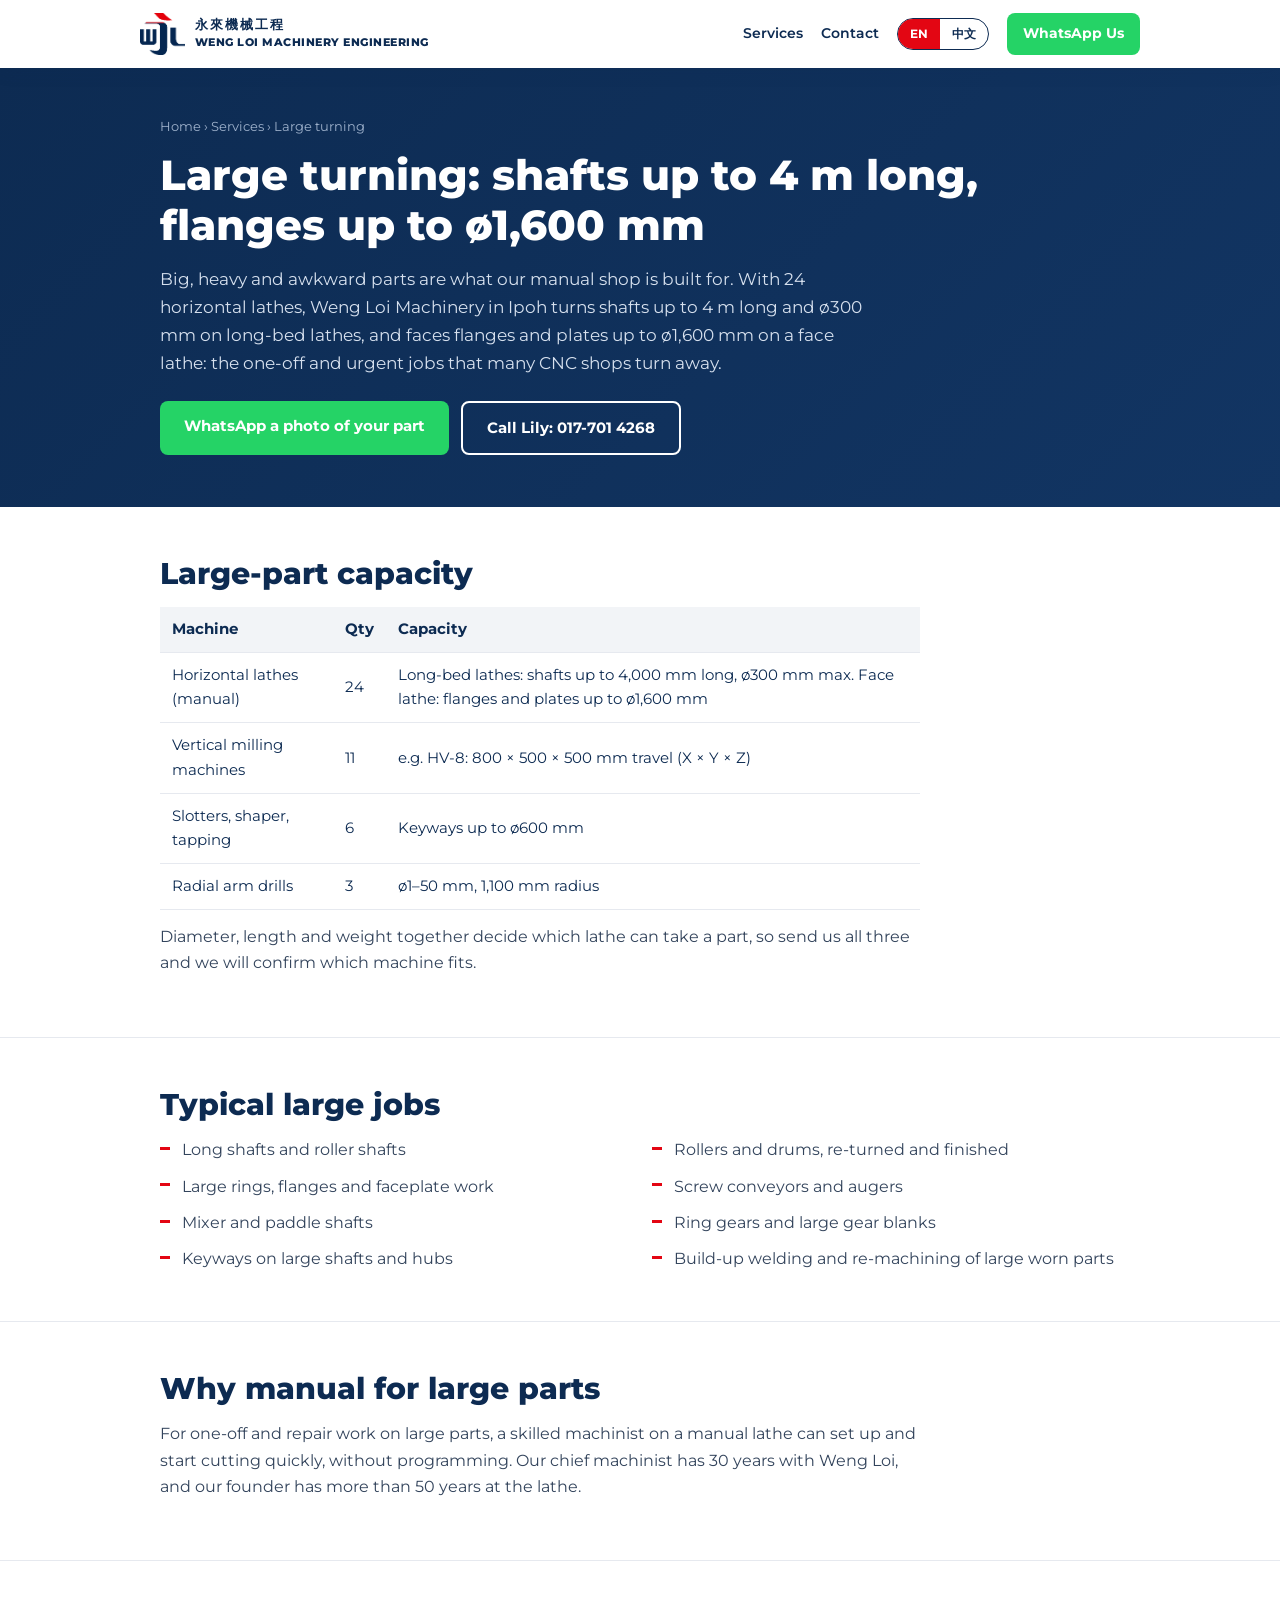
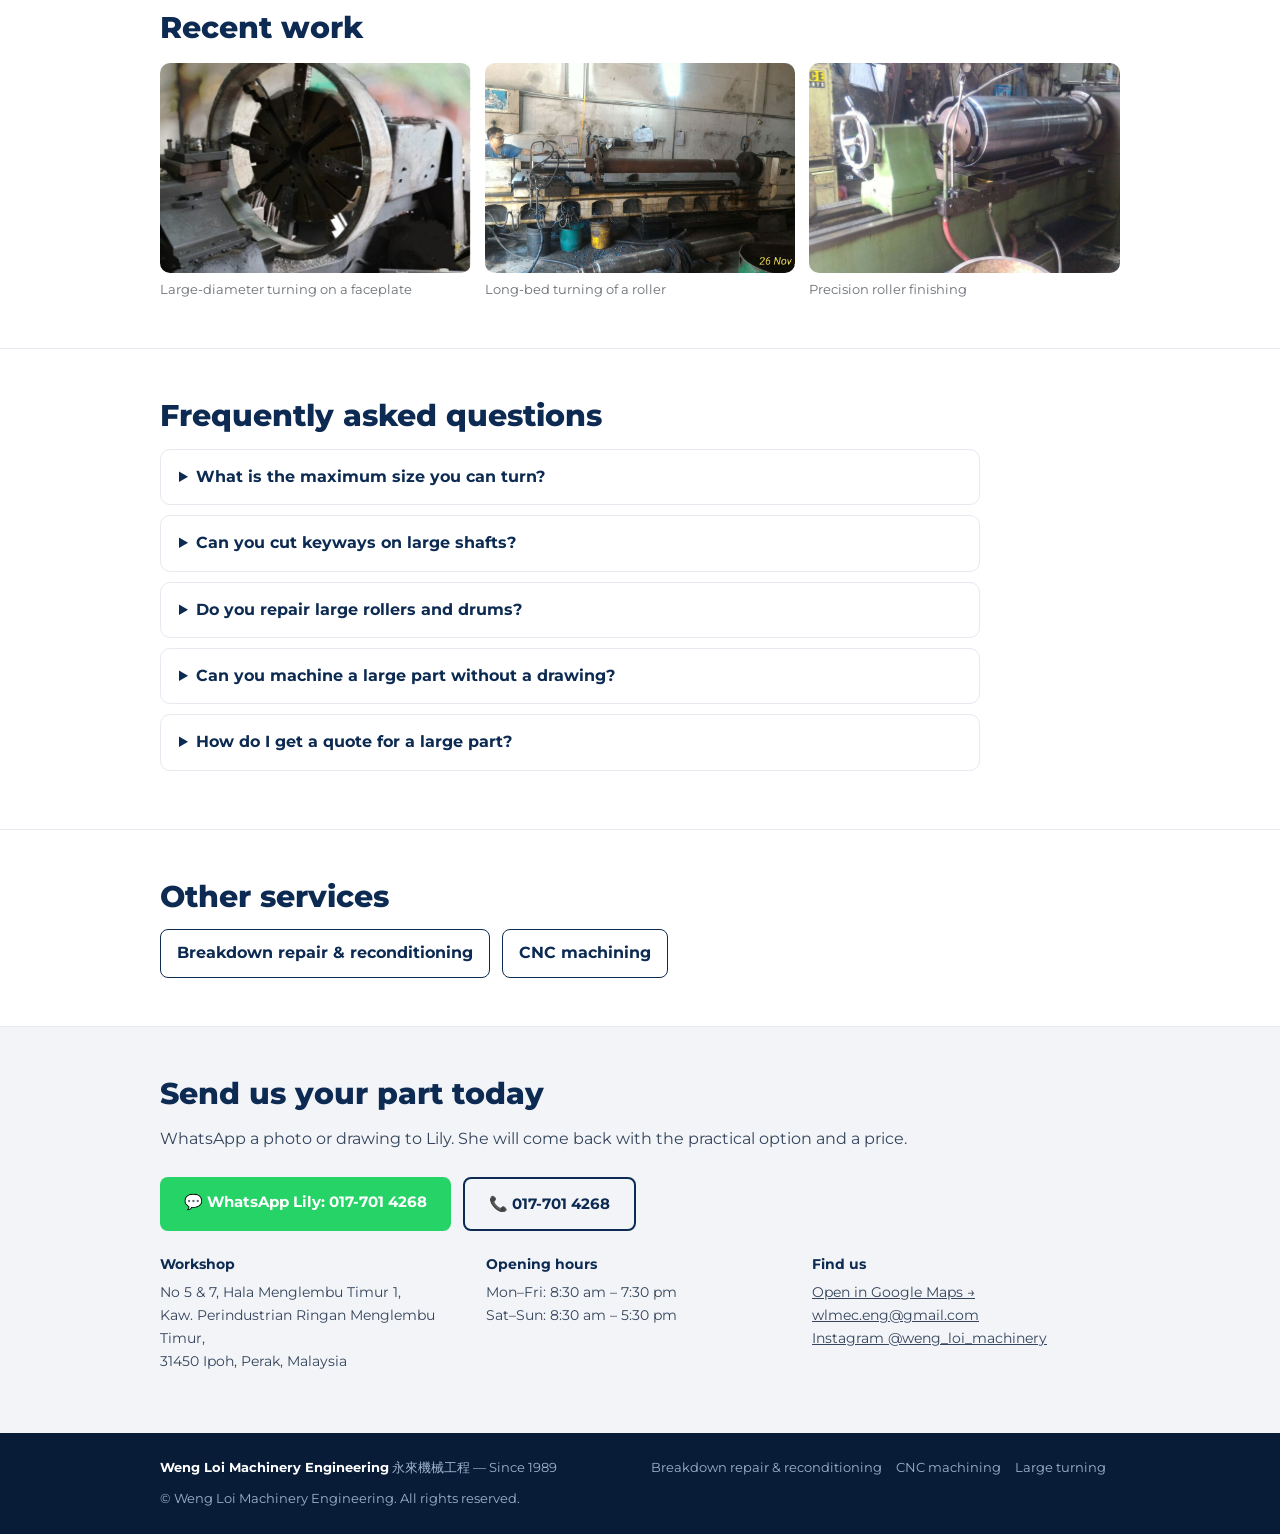
<file: services/large-turning/index.html>
<!DOCTYPE html>
<!-- Generated by tools/build.py from tools/services.py. Do not edit by hand. -->
<html lang="en">
<head>
<meta charset="UTF-8">
<meta name="viewport" content="width=device-width, initial-scale=1.0">
<title>Large Turning: 4 m Shafts and ø1,600 mm Flanges | Heavy Lathe Work in Ipoh, Perak | Weng Loi Machinery</title>
<meta name="description" content="Few shops in Perak can turn 4-metre shafts or face flanges and plates up to ø1,600 mm. Weng Loi runs 24 manual lathes in Ipoh for large rollers, rings, shafts and heavy parts, plus keyways and milling. WhatsApp a photo for a quote.">
<link rel="canonical" href="https://www.wengloi.com/services/large-turning/">
<link rel="alternate" hreflang="en" href="https://www.wengloi.com/services/large-turning/">
<link rel="alternate" hreflang="zh-Hans" href="https://www.wengloi.com/zh/services/large-turning/">
<link rel="alternate" hreflang="x-default" href="https://www.wengloi.com/services/large-turning/">
<meta property="og:type" content="website">
<meta property="og:site_name" content="Weng Loi Machinery Engineering 永來機械工程">
<meta property="og:title" content="Large Turning: 4 m Shafts and ø1,600 mm Flanges | Heavy Lathe Work in Ipoh, Perak | Weng Loi Machinery">
<meta property="og:description" content="Few shops in Perak can turn 4-metre shafts or face flanges and plates up to ø1,600 mm. Weng Loi runs 24 manual lathes in Ipoh for large rollers, rings, shafts and heavy parts, plus keyways and milling. WhatsApp a photo for a quote.">
<meta property="og:url" content="https://www.wengloi.com/services/large-turning/">
<meta property="og:image" content="https://www.wengloi.com/assets/img/work-large-ring.jpg">
<meta property="og:locale" content="en_MY">
<meta name="twitter:card" content="summary_large_image">
<link rel="icon" type="image/png" href="../../assets/img/logo.png">
<link rel="preconnect" href="https://fonts.googleapis.com">
<link rel="preconnect" href="https://fonts.gstatic.com" crossorigin>
<link href="https://fonts.googleapis.com/css2?family=Montserrat:wght@400;600;700;800&display=swap" rel="stylesheet">
<link rel="stylesheet" href="../../assets/css/service.css">
<script type="application/ld+json">
{
 "@context": "https://schema.org",
 "@type": "Service",
 "name": "Large turning",
 "serviceType": "Large manual turning and heavy machining",
 "description": "Few shops in Perak can turn 4-metre shafts or face flanges and plates up to ø1,600 mm. Weng Loi runs 24 manual lathes in Ipoh for large rollers, rings, shafts and heavy parts, plus keyways and milling. WhatsApp a photo for a quote.",
 "url": "https://www.wengloi.com/services/large-turning/",
 "inLanguage": "en",
 "provider": {
  "@type": "LocalBusiness",
  "@id": "https://www.wengloi.com/#business",
  "name": "Weng Loi Machinery Engineering",
  "telephone": "+60177014268",
  "url": "https://www.wengloi.com/"
 },
 "areaServed": [
  {
   "@type": "State",
   "name": "Perak"
  },
  {
   "@type": "Country",
   "name": "Malaysia"
  }
 ]
}
</script>
<script type="application/ld+json">
{
 "@context": "https://schema.org",
 "@type": "FAQPage",
 "inLanguage": "en",
 "mainEntity": [
  {
   "@type": "Question",
   "name": "What is the maximum size you can turn?",
   "acceptedAnswer": {
    "@type": "Answer",
    "text": "These are two different machines. Our long-bed lathes turn shafts up to 4,000 mm (4 m) long and ø300 mm in diameter. Our face lathe takes flanges and plates up to ø1,600 mm in diameter. Send the diameter, length and weight of your part and we will confirm which lathe can take it."
   }
  },
  {
   "@type": "Question",
   "name": "Can you cut keyways on large shafts?",
   "acceptedAnswer": {
    "@type": "Answer",
    "text": "Yes. Our slotters cut keyways on parts up to ø600 mm, and our vertical milling machines (for example the HV-8, 800 × 500 × 500 mm travel) handle the milling steps."
   }
  },
  {
   "@type": "Question",
   "name": "Do you repair large rollers and drums?",
   "acceptedAnswer": {
    "@type": "Answer",
    "text": "Yes. We re-turn and finish worn rollers and drums, and can build up worn areas by welding before re-machining."
   }
  },
  {
   "@type": "Question",
   "name": "Can you machine a large part without a drawing?",
   "acceptedAnswer": {
    "@type": "Answer",
    "text": "Yes. We can measure the original part and machine a replacement or a repair to match."
   }
  },
  {
   "@type": "Question",
   "name": "How do I get a quote for a large part?",
   "acceptedAnswer": {
    "@type": "Answer",
    "text": "WhatsApp a photo with the main dimensions and approximate weight to Lily at 017-701 4268, or call. You can also bring the part to our workshop in Menglembu, Ipoh."
   }
  }
 ]
}
</script>
<script type="application/ld+json">
{
 "@context": "https://schema.org",
 "@type": "BreadcrumbList",
 "itemListElement": [
  {
   "@type": "ListItem",
   "position": 1,
   "name": "Home",
   "item": "https://www.wengloi.com/"
  },
  {
   "@type": "ListItem",
   "position": 2,
   "name": "Large turning",
   "item": "https://www.wengloi.com/services/large-turning/"
  }
 ]
}
</script>
</head>
<body>
<header>
  <div class="wrap nav">
    <a class="logo" href="../../">
      <img src="../../assets/img/logo.png" alt="Weng Loi Machinery Engineering logo" width="46" height="46">
      <div><div class="cn">永來機械工程</div><div class="en">WENG LOI MACHINERY ENGINEERING</div></div>
    </a>
    <nav class="menu">
      <a class="hide-sm" href="../../#services">Services</a>
      <a class="hide-sm" href="#contact">Contact</a>
      <span class="lang" role="group" aria-label="Language / 语言"><a href="./" hreflang="en" lang="en" aria-current="true">EN</a><a href="../../zh/services/large-turning/" hreflang="zh-Hans" lang="zh-Hans">中文</a></span>
      <a class="cta-wa" href="https://wa.me/60177014268?text=Hi%20Lily%2C%20I%20have%20a%20machining%20enquiry." target="_blank" rel="noopener">WhatsApp Us</a>
    </nav>
  </div>
</header>
<div class="hero">
  <div class="wrap">
    <nav class="crumbs" aria-label="Breadcrumb"><a href="../../">Home</a> › <a href="../../#services">Services</a> › Large turning</nav>
    <h1>Large turning: shafts up to 4 m long, flanges up to ø1,600 mm</h1>
    <p>Big, heavy and awkward parts are what our manual shop is built for. With 24 horizontal lathes, Weng Loi Machinery in Ipoh turns shafts up to 4 m long and ø300 mm on long-bed lathes, and faces flanges and plates up to ø1,600 mm on a face lathe: the one-off and urgent jobs that many CNC shops turn away.</p>
    <div class="btns">
      <a class="btn btn-wa" href="https://wa.me/60177014268?text=Hi%20Lily%2C%20I%20have%20a%20machining%20enquiry." target="_blank" rel="noopener">WhatsApp a photo of your part</a>
      <a class="btn btn-line" href="tel:+60177014268">Call Lily: 017-701 4268</a>
    </div>
  </div>
</div>
<main>
<section><div class="wrap"><h2>Large-part capacity</h2><table><thead><tr><th>Machine</th><th>Qty</th><th>Capacity</th></tr></thead><tbody><tr><td>Horizontal lathes (manual)</td><td>24</td><td>Long-bed lathes: shafts up to 4,000 mm long, ø300 mm max. Face lathe: flanges and plates up to ø1,600 mm</td></tr><tr><td>Vertical milling machines</td><td>11</td><td>e.g. HV-8: 800 × 500 × 500 mm travel (X × Y × Z)</td></tr><tr><td>Slotters, shaper, tapping</td><td>6</td><td>Keyways up to ø600 mm</td></tr><tr><td>Radial arm drills</td><td>3</td><td>ø1–50 mm, 1,100 mm radius</td></tr></tbody></table><p style="margin-top:14px">Diameter, length and weight together decide which lathe can take a part, so send us all three and we will confirm which machine fits.</p></div></section>
<section><div class="wrap"><h2>Typical large jobs</h2><ul class="ticks"><li>Long shafts and roller shafts</li><li>Rollers and drums, re-turned and finished</li><li>Large rings, flanges and faceplate work</li><li>Screw conveyors and augers</li><li>Mixer and paddle shafts</li><li>Ring gears and large gear blanks</li><li>Keyways on large shafts and hubs</li><li>Build-up welding and re-machining of large worn parts</li></ul></div></section>
<section><div class="wrap"><h2>Why manual for large parts</h2><p>For one-off and repair work on large parts, a skilled machinist on a manual lathe can set up and start cutting quickly, without programming. Our chief machinist has 30 years with Weng Loi, and our founder has more than 50 years at the lathe.</p></div></section>
<section><div class="wrap"><h2>Recent work</h2><div class="photos"><figure><img src="../../assets/img/work-large-ring.jpg" alt="Large-diameter turning on a faceplate" loading="lazy" width="600" height="420"><figcaption>Large-diameter turning on a faceplate</figcaption></figure><figure><img src="../../assets/img/workshop-long-lathe.jpg" alt="Long-bed turning of a roller" loading="lazy" width="600" height="420"><figcaption>Long-bed turning of a roller</figcaption></figure><figure><img src="../../assets/img/work-roller-finishing.jpg" alt="Precision roller finishing" loading="lazy" width="600" height="420"><figcaption>Precision roller finishing</figcaption></figure></div></div></section>
<section class="faq"><div class="wrap"><h2>Frequently asked questions</h2><details><summary>What is the maximum size you can turn?</summary><p>These are two different machines. Our long-bed lathes turn shafts up to 4,000 mm (4 m) long and ø300 mm in diameter. Our face lathe takes flanges and plates up to ø1,600 mm in diameter. Send the diameter, length and weight of your part and we will confirm which lathe can take it.</p></details><details><summary>Can you cut keyways on large shafts?</summary><p>Yes. Our slotters cut keyways on parts up to ø600 mm, and our vertical milling machines (for example the HV-8, 800 × 500 × 500 mm travel) handle the milling steps.</p></details><details><summary>Do you repair large rollers and drums?</summary><p>Yes. We re-turn and finish worn rollers and drums, and can build up worn areas by welding before re-machining.</p></details><details><summary>Can you machine a large part without a drawing?</summary><p>Yes. We can measure the original part and machine a replacement or a repair to match.</p></details><details><summary>How do I get a quote for a large part?</summary><p>WhatsApp a photo with the main dimensions and approximate weight to Lily at 017-701 4268, or call. You can also bring the part to our workshop in Menglembu, Ipoh.</p></details></div></section>
<section><div class="wrap"><h2>Other services</h2><div class="related"><a href="../breakdown-repair/">Breakdown repair & reconditioning</a><a href="../cnc-machining/">CNC machining</a></div></div></section>
<section class="contact" id="contact"><div class="wrap">
  <h2>Send us your part today</h2><p>WhatsApp a photo or drawing to Lily. She will come back with the practical option and a price.</p>
  <div class="btns">
    <a class="btn btn-wa" href="https://wa.me/60177014268?text=Hi%20Lily%2C%20I%20have%20a%20machining%20enquiry." target="_blank" rel="noopener">💬 WhatsApp Lily: 017-701 4268</a>
    <a class="btn btn-line" href="tel:+60177014268">📞 017-701 4268</a>
  </div>
  <div class="info">
    <div><h3>Workshop</h3><p>No 5 &amp; 7, Hala Menglembu Timur 1,<br>Kaw. Perindustrian Ringan Menglembu Timur,<br>31450 Ipoh, Perak, Malaysia</p></div>
    <div><h3>Opening hours</h3><p>Mon–Fri: 8:30 am – 7:30 pm<br>Sat–Sun: 8:30 am – 5:30 pm</p></div>
    <div><h3>Find us</h3><p><a href="https://maps.app.goo.gl/nK4toVswdyoJfBtD9" target="_blank" rel="noopener">Open in Google Maps →</a><br><a href="mailto:wlmec.eng@gmail.com">wlmec.eng@gmail.com</a><br><a href="https://www.instagram.com/weng_loi_machinery/" target="_blank" rel="noopener">Instagram @weng_loi_machinery</a></p></div>
  </div>
</div></section>
</main>
<footer>
  <div class="wrap">
    <div><b>Weng Loi Machinery Engineering</b> 永來機械工程 — Since 1989</div>
    <div><a href="../breakdown-repair/">Breakdown repair & reconditioning</a><a href="../cnc-machining/">CNC machining</a><a href="../large-turning/">Large turning</a></div>
    <div>© Weng Loi Machinery Engineering. All rights reserved.</div>
  </div>
</footer>
</body>
</html>
</file>
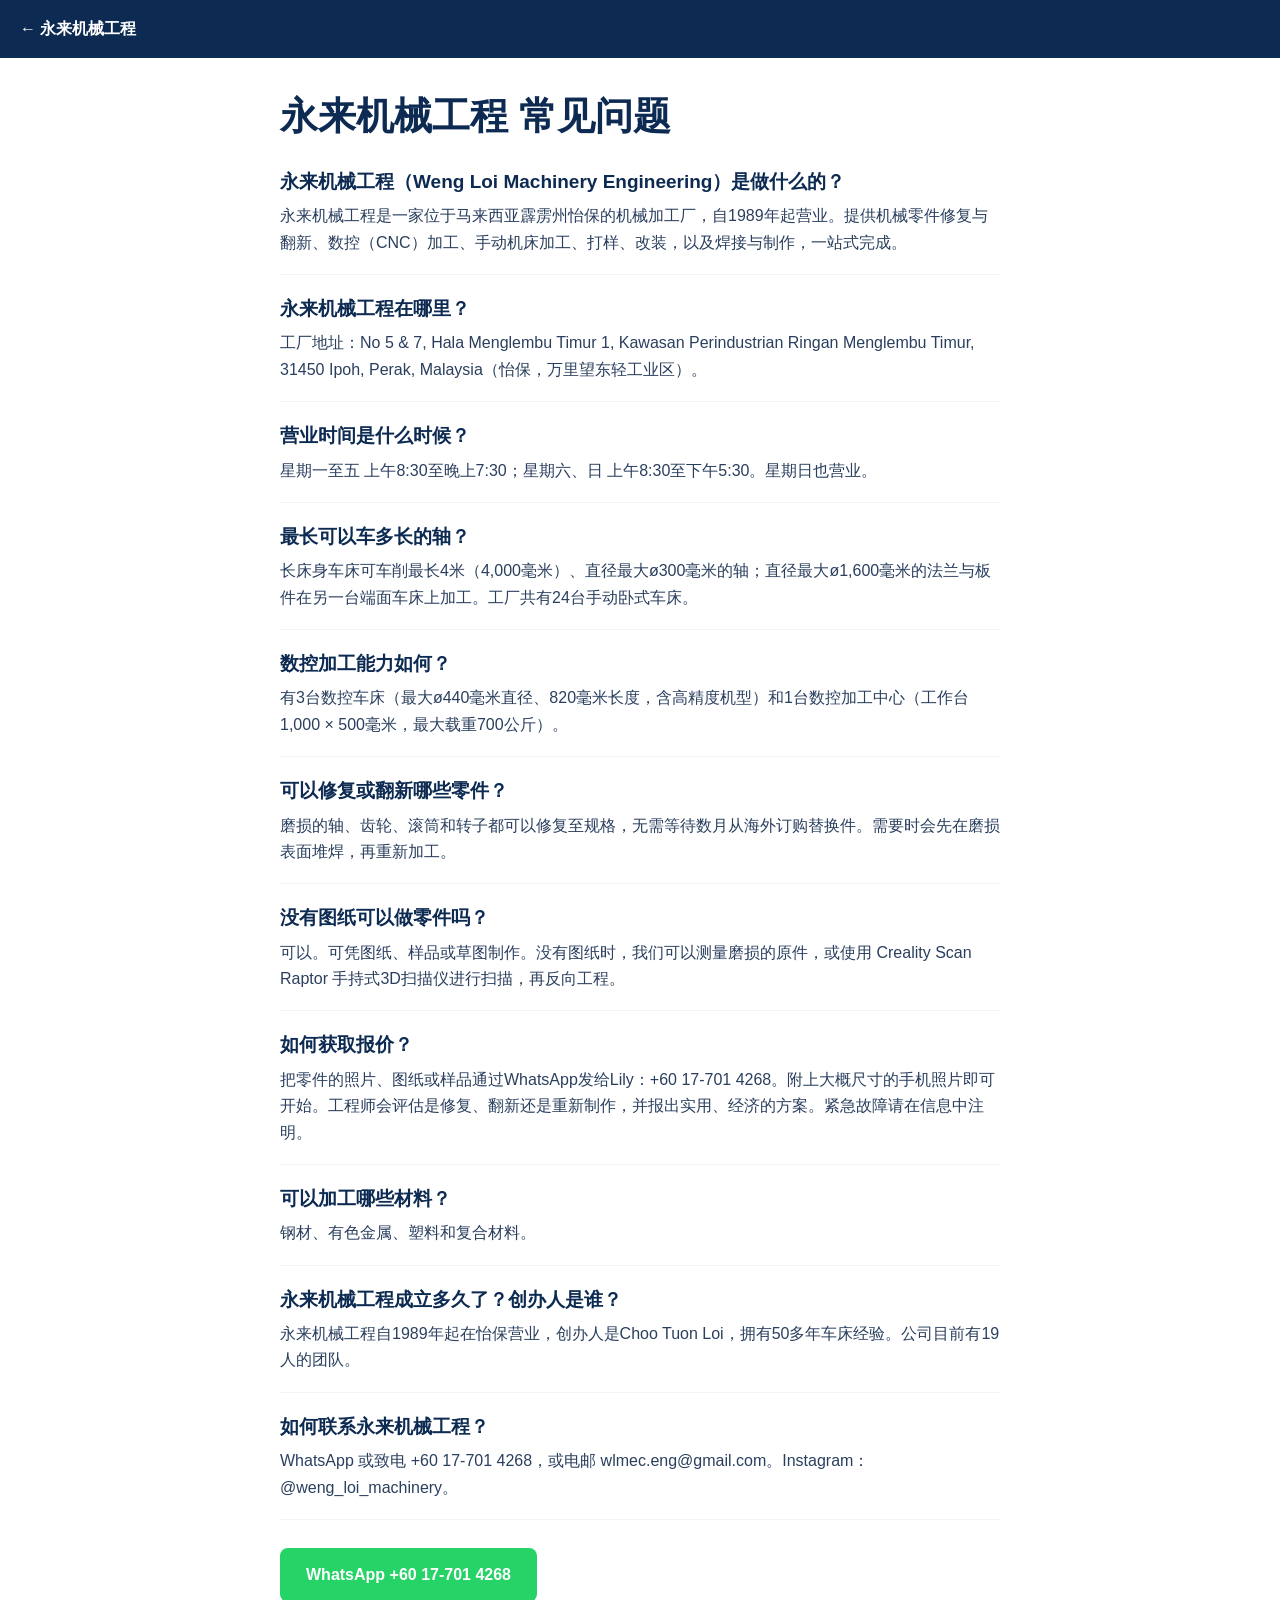
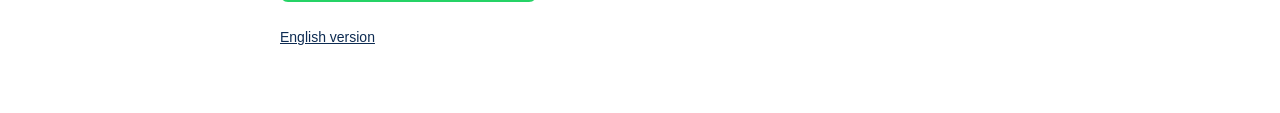
<file: zh/faq/index.html>
<!DOCTYPE html>
<html lang="zh-Hans">
<head>
<meta charset="UTF-8">
<meta name="viewport" content="width=device-width, initial-scale=1.0">
<title>常见问题 — 永来机械工程，怡保机械加工厂（1989年起）</title>
<meta name="description" content="永来机械工程（怡保，霹雳州）常见问题：服务项目、地址、营业时间、最长4米车削、数控能力与报价方式。">
<link rel="canonical" href="https://www.wengloi.com/zh/faq/">
<link rel="alternate" hreflang="en" href="https://www.wengloi.com/faq/">
<link rel="alternate" hreflang="zh-Hans" href="https://www.wengloi.com/zh/faq/">
<link rel="alternate" hreflang="x-default" href="https://www.wengloi.com/faq/">
<meta property="og:type" content="website">
<meta property="og:title" content="常见问题 — 永来机械工程，怡保机械加工厂（1989年起）">
<meta property="og:description" content="永来机械工程（怡保，霹雳州）常见问题：服务项目、地址、营业时间、最长4米车削、数控能力与报价方式。">
<meta property="og:url" content="https://www.wengloi.com/zh/faq/">
<meta property="og:image" content="https://www.wengloi.com/assets/img/hero-machinist.jpg">
<link rel="icon" type="image/png" href="/assets/img/logo.png">
<script type="application/ld+json">
{
  "@context": "https://schema.org",
  "@type": "FAQPage",
  "inLanguage": "zh-Hans",
  "about": {
    "@id": "https://www.wengloi.com/#business"
  },
  "mainEntity": [
    {
      "@type": "Question",
      "name": "永来机械工程（Weng Loi Machinery Engineering）是做什么的？",
      "acceptedAnswer": {
        "@type": "Answer",
        "text": "永来机械工程是一家位于马来西亚霹雳州怡保的机械加工厂，自1989年起营业。提供机械零件修复与翻新、数控（CNC）加工、手动机床加工、打样、改装，以及焊接与制作，一站式完成。"
      }
    },
    {
      "@type": "Question",
      "name": "永来机械工程在哪里？",
      "acceptedAnswer": {
        "@type": "Answer",
        "text": "工厂地址：No 5 & 7, Hala Menglembu Timur 1, Kawasan Perindustrian Ringan Menglembu Timur, 31450 Ipoh, Perak, Malaysia（怡保，万里望东轻工业区）。"
      }
    },
    {
      "@type": "Question",
      "name": "营业时间是什么时候？",
      "acceptedAnswer": {
        "@type": "Answer",
        "text": "星期一至五 上午8:30至晚上7:30；星期六、日 上午8:30至下午5:30。星期日也营业。"
      }
    },
    {
      "@type": "Question",
      "name": "最长可以车多长的轴？",
      "acceptedAnswer": {
        "@type": "Answer",
        "text": "长床身车床可车削最长4米（4,000毫米）、直径最大ø300毫米的轴；直径最大ø1,600毫米的法兰与板件在另一台端面车床上加工。工厂共有24台手动卧式车床。"
      }
    },
    {
      "@type": "Question",
      "name": "数控加工能力如何？",
      "acceptedAnswer": {
        "@type": "Answer",
        "text": "有3台数控车床（最大ø440毫米直径、820毫米长度，含高精度机型）和1台数控加工中心（工作台1,000 × 500毫米，最大载重700公斤）。"
      }
    },
    {
      "@type": "Question",
      "name": "可以修复或翻新哪些零件？",
      "acceptedAnswer": {
        "@type": "Answer",
        "text": "磨损的轴、齿轮、滚筒和转子都可以修复至规格，无需等待数月从海外订购替换件。需要时会先在磨损表面堆焊，再重新加工。"
      }
    },
    {
      "@type": "Question",
      "name": "没有图纸可以做零件吗？",
      "acceptedAnswer": {
        "@type": "Answer",
        "text": "可以。可凭图纸、样品或草图制作。没有图纸时，我们可以测量磨损的原件，或使用 Creality Scan Raptor 手持式3D扫描仪进行扫描，再反向工程。"
      }
    },
    {
      "@type": "Question",
      "name": "如何获取报价？",
      "acceptedAnswer": {
        "@type": "Answer",
        "text": "把零件的照片、图纸或样品通过WhatsApp发给Lily：+60 17-701 4268。附上大概尺寸的手机照片即可开始。工程师会评估是修复、翻新还是重新制作，并报出实用、经济的方案。紧急故障请在信息中注明。"
      }
    },
    {
      "@type": "Question",
      "name": "可以加工哪些材料？",
      "acceptedAnswer": {
        "@type": "Answer",
        "text": "钢材、有色金属、塑料和复合材料。"
      }
    },
    {
      "@type": "Question",
      "name": "永来机械工程成立多久了？创办人是谁？",
      "acceptedAnswer": {
        "@type": "Answer",
        "text": "永来机械工程自1989年起在怡保营业，创办人是Choo Tuon Loi，拥有50多年车床经验。公司目前有19人的团队。"
      }
    },
    {
      "@type": "Question",
      "name": "如何联系永来机械工程？",
      "acceptedAnswer": {
        "@type": "Answer",
        "text": "WhatsApp 或致电 +60 17-701 4268，或电邮 wlmec.eng@gmail.com。Instagram：@weng_loi_machinery。"
      }
    }
  ]
}
</script>
<style>
:root{--navy:#0D2B52;--red:#E30613;--steel:#6B6F76;--light:#F2F4F7}
*{box-sizing:border-box}
body{margin:0;font-family:'Montserrat',Arial,'Noto Sans SC','Microsoft YaHei',sans-serif;color:var(--navy);line-height:1.65;background:#fff}
header{background:var(--navy);color:#fff;padding:16px 20px}
header a{color:#fff;text-decoration:none;font-weight:700}
main{max-width:760px;margin:0 auto;padding:36px 20px 64px}
h1{font-size:clamp(26px,5vw,38px);line-height:1.2;margin:0 0 8px}
h2{font-size:19px;margin:0 0 6px}
section{padding:18px 0;border-bottom:1px solid var(--light)}
p{margin:0;color:#2a3f5e}
.cta{display:inline-block;margin-top:28px;background:#25D366;color:#fff;padding:14px 26px;border-radius:8px;font-weight:700;text-decoration:none}
.alt{margin-top:24px;font-size:14px}
a{color:var(--navy)}
</style>
</head>
<body>
<header><a href="/">← 永来机械工程</a></header>
<main>
<h1>永来机械工程 常见问题</h1>
<section><h2>永来机械工程（Weng Loi Machinery Engineering）是做什么的？</h2><p>永来机械工程是一家位于马来西亚霹雳州怡保的机械加工厂，自1989年起营业。提供机械零件修复与翻新、数控（CNC）加工、手动机床加工、打样、改装，以及焊接与制作，一站式完成。</p></section>
<section><h2>永来机械工程在哪里？</h2><p>工厂地址：No 5 &amp; 7, Hala Menglembu Timur 1, Kawasan Perindustrian Ringan Menglembu Timur, 31450 Ipoh, Perak, Malaysia（怡保，万里望东轻工业区）。</p></section>
<section><h2>营业时间是什么时候？</h2><p>星期一至五 上午8:30至晚上7:30；星期六、日 上午8:30至下午5:30。星期日也营业。</p></section>
<section><h2>最长可以车多长的轴？</h2><p>长床身车床可车削最长4米（4,000毫米）、直径最大ø300毫米的轴；直径最大ø1,600毫米的法兰与板件在另一台端面车床上加工。工厂共有24台手动卧式车床。</p></section>
<section><h2>数控加工能力如何？</h2><p>有3台数控车床（最大ø440毫米直径、820毫米长度，含高精度机型）和1台数控加工中心（工作台1,000 × 500毫米，最大载重700公斤）。</p></section>
<section><h2>可以修复或翻新哪些零件？</h2><p>磨损的轴、齿轮、滚筒和转子都可以修复至规格，无需等待数月从海外订购替换件。需要时会先在磨损表面堆焊，再重新加工。</p></section>
<section><h2>没有图纸可以做零件吗？</h2><p>可以。可凭图纸、样品或草图制作。没有图纸时，我们可以测量磨损的原件，或使用 Creality Scan Raptor 手持式3D扫描仪进行扫描，再反向工程。</p></section>
<section><h2>如何获取报价？</h2><p>把零件的照片、图纸或样品通过WhatsApp发给Lily：+60 17-701 4268。附上大概尺寸的手机照片即可开始。工程师会评估是修复、翻新还是重新制作，并报出实用、经济的方案。紧急故障请在信息中注明。</p></section>
<section><h2>可以加工哪些材料？</h2><p>钢材、有色金属、塑料和复合材料。</p></section>
<section><h2>永来机械工程成立多久了？创办人是谁？</h2><p>永来机械工程自1989年起在怡保营业，创办人是Choo Tuon Loi，拥有50多年车床经验。公司目前有19人的团队。</p></section>
<section><h2>如何联系永来机械工程？</h2><p>WhatsApp 或致电 +60 17-701 4268，或电邮 wlmec.eng@gmail.com。Instagram：@weng_loi_machinery。</p></section>
<a class="cta" href="https://wa.me/60177014268" rel="noopener">WhatsApp +60 17-701 4268</a>
<p class="alt"><a href="/faq/" hreflang="en">English version</a></p>
</main>
</body>
</html>
</file>
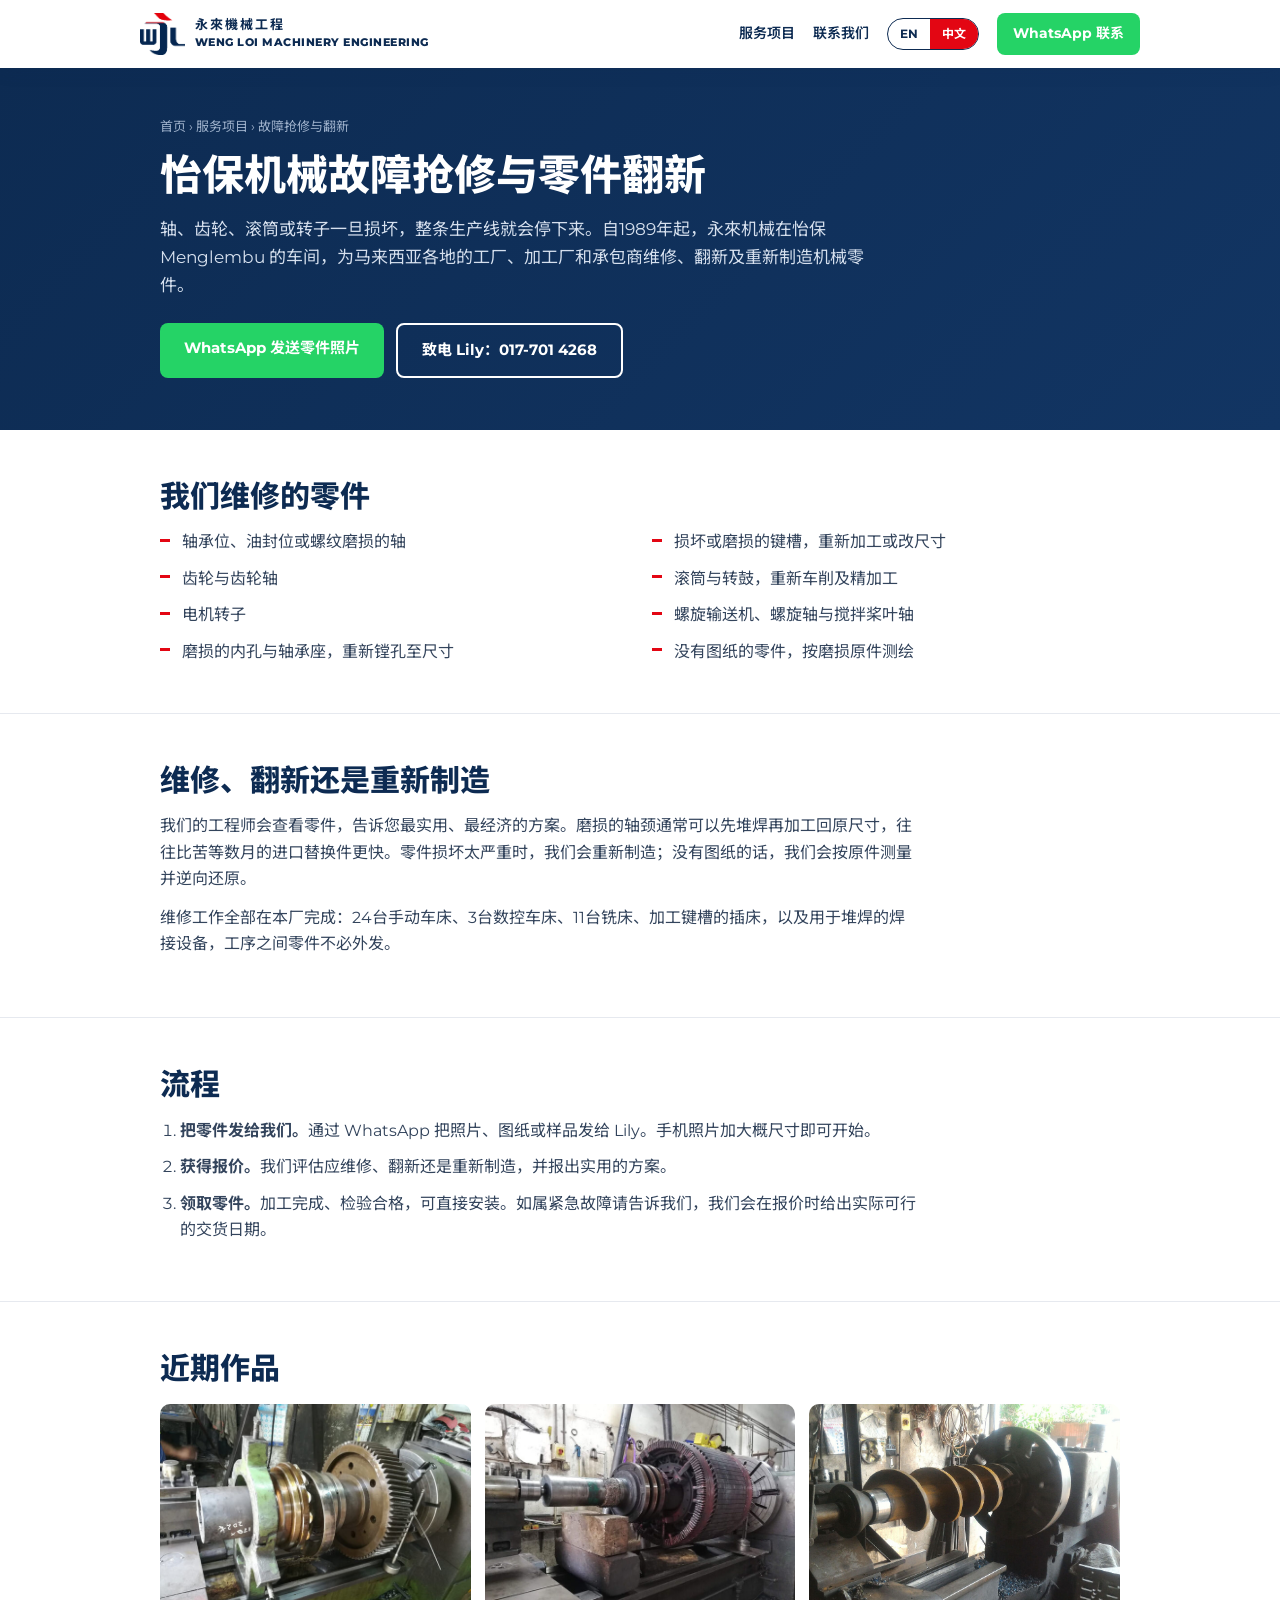
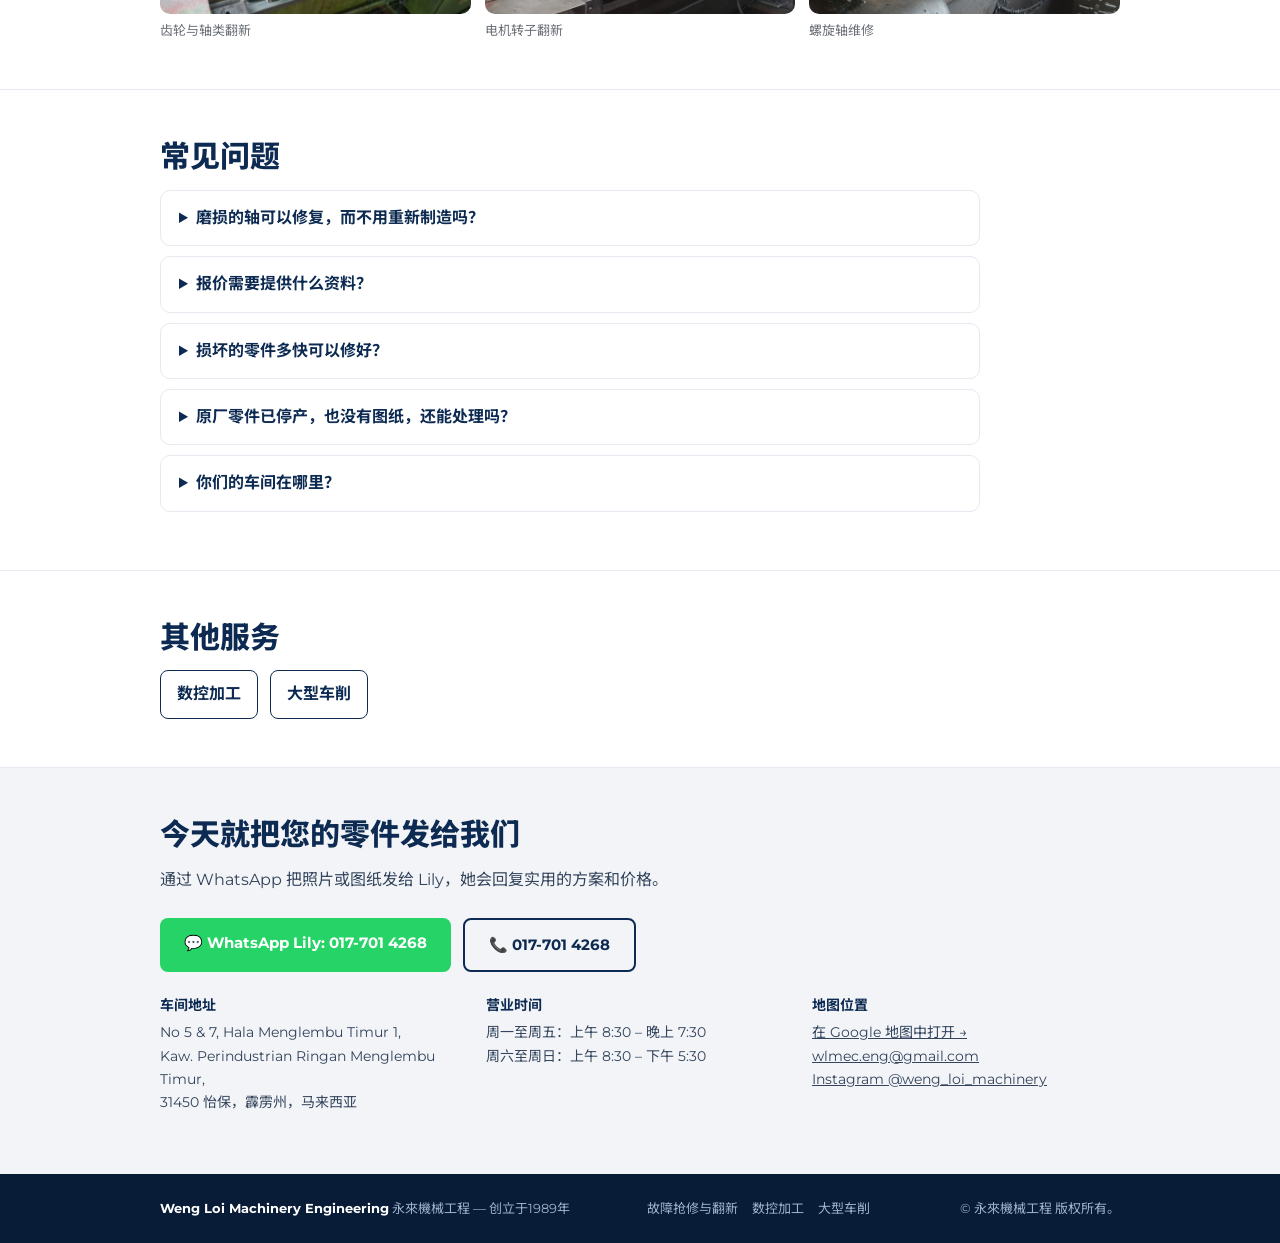
<file: zh/services/breakdown-repair/index.html>
<!DOCTYPE html>
<!-- Generated by tools/build.py from tools/services.py. Do not edit by hand. -->
<html lang="zh-Hans">
<head>
<meta charset="UTF-8">
<meta name="viewport" content="width=device-width, initial-scale=1.0">
<title>机械故障抢修与零件翻新：轴、齿轮、滚筒 | 霹雳州怡保 | 永來机械工程</title>
<meta name="description" content="霹雳州设备停机？永來机械自1989年起在怡保维修及翻新磨损的轴、齿轮、滚筒、转子与螺旋轴。堆焊、重新加工、键槽修复。WhatsApp 发送零件照片即可报价。">
<link rel="canonical" href="https://www.wengloi.com/zh/services/breakdown-repair/">
<link rel="alternate" hreflang="en" href="https://www.wengloi.com/services/breakdown-repair/">
<link rel="alternate" hreflang="zh-Hans" href="https://www.wengloi.com/zh/services/breakdown-repair/">
<link rel="alternate" hreflang="x-default" href="https://www.wengloi.com/services/breakdown-repair/">
<meta property="og:type" content="website">
<meta property="og:site_name" content="Weng Loi Machinery Engineering 永來機械工程">
<meta property="og:title" content="机械故障抢修与零件翻新：轴、齿轮、滚筒 | 霹雳州怡保 | 永來机械工程">
<meta property="og:description" content="霹雳州设备停机？永來机械自1989年起在怡保维修及翻新磨损的轴、齿轮、滚筒、转子与螺旋轴。堆焊、重新加工、键槽修复。WhatsApp 发送零件照片即可报价。">
<meta property="og:url" content="https://www.wengloi.com/zh/services/breakdown-repair/">
<meta property="og:image" content="https://www.wengloi.com/assets/img/work-gear-shaft-repair.jpg">
<meta property="og:locale" content="zh_CN">
<meta name="twitter:card" content="summary_large_image">
<link rel="icon" type="image/png" href="../../../assets/img/logo.png">
<link rel="preconnect" href="https://fonts.googleapis.com">
<link rel="preconnect" href="https://fonts.gstatic.com" crossorigin>
<link href="https://fonts.googleapis.com/css2?family=Montserrat:wght@400;600;700;800&display=swap" rel="stylesheet">
<link href="https://fonts.googleapis.com/css2?family=Noto+Sans+SC:wght@400;500;700&display=swap" rel="stylesheet">
<link rel="stylesheet" href="../../../assets/css/service.css">
<script type="application/ld+json">
{
 "@context": "https://schema.org",
 "@type": "Service",
 "name": "故障抢修与翻新",
 "serviceType": "机械零件维修与翻新",
 "description": "霹雳州设备停机？永來机械自1989年起在怡保维修及翻新磨损的轴、齿轮、滚筒、转子与螺旋轴。堆焊、重新加工、键槽修复。WhatsApp 发送零件照片即可报价。",
 "url": "https://www.wengloi.com/zh/services/breakdown-repair/",
 "inLanguage": "zh-Hans",
 "provider": {
  "@type": "LocalBusiness",
  "@id": "https://www.wengloi.com/#business",
  "name": "Weng Loi Machinery Engineering",
  "telephone": "+60177014268",
  "url": "https://www.wengloi.com/"
 },
 "areaServed": [
  {
   "@type": "State",
   "name": "Perak"
  },
  {
   "@type": "Country",
   "name": "Malaysia"
  }
 ]
}
</script>
<script type="application/ld+json">
{
 "@context": "https://schema.org",
 "@type": "FAQPage",
 "inLanguage": "zh-Hans",
 "mainEntity": [
  {
   "@type": "Question",
   "name": "磨损的轴可以修复，而不用重新制造吗？",
   "acceptedAnswer": {
    "@type": "Answer",
    "text": "很多时候可以。磨损的轴承位和油封位可以先堆焊再重新加工至尺寸，损坏的键槽也可以重新加工。我们的工程师会告诉您，维修还是重新制造更适合您的零件。"
   }
  },
  {
   "@type": "Question",
   "name": "报价需要提供什么资料？",
   "acceptedAnswer": {
    "@type": "Answer",
    "text": "通过 WhatsApp 017-701 4268 发送零件照片和大概尺寸即可开始。有图纸或实物会更好，但不是必需的。"
   }
  },
  {
   "@type": "Question",
   "name": "损坏的零件多快可以修好？",
   "acceptedAnswer": {
    "@type": "Answer",
    "text": "视零件和工作量而定。如果是故障停机，请告诉我们，我们会在报价时给出实际可行的完工日期。"
   }
  },
  {
   "@type": "Question",
   "name": "原厂零件已停产，也没有图纸，还能处理吗？",
   "acceptedAnswer": {
    "@type": "Answer",
    "text": "可以。我们可以测量磨损或损坏的原件，或用 Creality Scan Raptor 进行3D扫描，逆向还原并制造替换件。"
   }
  },
  {
   "@type": "Question",
   "name": "你们的车间在哪里？",
   "acceptedAnswer": {
    "@type": "Answer",
    "text": "No 5 & 7, Hala Menglembu Timur 1, Kawasan Perindustrian Ringan Menglembu Timur, 31450 怡保，霹雳州。营业时间：周一至周五上午 8:30 至晚上 7:30，周六至周日上午 8:30 至下午 5:30。"
   }
  }
 ]
}
</script>
<script type="application/ld+json">
{
 "@context": "https://schema.org",
 "@type": "BreadcrumbList",
 "itemListElement": [
  {
   "@type": "ListItem",
   "position": 1,
   "name": "首页",
   "item": "https://www.wengloi.com/zh/"
  },
  {
   "@type": "ListItem",
   "position": 2,
   "name": "故障抢修与翻新",
   "item": "https://www.wengloi.com/zh/services/breakdown-repair/"
  }
 ]
}
</script>
</head>
<body>
<header>
  <div class="wrap nav">
    <a class="logo" href="../../">
      <img src="../../../assets/img/logo.png" alt="Weng Loi Machinery Engineering logo" width="46" height="46">
      <div><div class="cn">永來機械工程</div><div class="en">WENG LOI MACHINERY ENGINEERING</div></div>
    </a>
    <nav class="menu">
      <a class="hide-sm" href="../../#services">服务项目</a>
      <a class="hide-sm" href="#contact">联系我们</a>
      <span class="lang" role="group" aria-label="Language / 语言"><a href="../../../services/breakdown-repair/" hreflang="en" lang="en">EN</a><a href="./" hreflang="zh-Hans" lang="zh-Hans" aria-current="true">中文</a></span>
      <a class="cta-wa" href="https://wa.me/60177014268?text=%E4%BD%A0%E5%A5%BD%20Lily%EF%BC%8C%E6%88%91%E6%83%B3%E5%92%A8%E8%AF%A2%E6%9C%BA%E6%A2%B0%E5%8A%A0%E5%B7%A5%E3%80%82" target="_blank" rel="noopener">WhatsApp 联系</a>
    </nav>
  </div>
</header>
<div class="hero">
  <div class="wrap">
    <nav class="crumbs" aria-label="Breadcrumb"><a href="../../">首页</a> › <a href="../../#services">服务项目</a> › 故障抢修与翻新</nav>
    <h1>怡保机械故障抢修与零件翻新</h1>
    <p>轴、齿轮、滚筒或转子一旦损坏，整条生产线就会停下来。自1989年起，永來机械在怡保 Menglembu 的车间，为马来西亚各地的工厂、加工厂和承包商维修、翻新及重新制造机械零件。</p>
    <div class="btns">
      <a class="btn btn-wa" href="https://wa.me/60177014268?text=%E4%BD%A0%E5%A5%BD%20Lily%EF%BC%8C%E6%88%91%E6%83%B3%E5%92%A8%E8%AF%A2%E6%9C%BA%E6%A2%B0%E5%8A%A0%E5%B7%A5%E3%80%82" target="_blank" rel="noopener">WhatsApp 发送零件照片</a>
      <a class="btn btn-line" href="tel:+60177014268">致电 Lily：017-701 4268</a>
    </div>
  </div>
</div>
<main>
<section><div class="wrap"><h2>我们维修的零件</h2><ul class="ticks"><li>轴承位、油封位或螺纹磨损的轴</li><li>损坏或磨损的键槽，重新加工或改尺寸</li><li>齿轮与齿轮轴</li><li>滚筒与转鼓，重新车削及精加工</li><li>电机转子</li><li>螺旋输送机、螺旋轴与搅拌桨叶轴</li><li>磨损的内孔与轴承座，重新镗孔至尺寸</li><li>没有图纸的零件，按磨损原件测绘</li></ul></div></section>
<section><div class="wrap"><h2>维修、翻新还是重新制造</h2><p>我们的工程师会查看零件，告诉您最实用、最经济的方案。磨损的轴颈通常可以先堆焊再加工回原尺寸，往往比苦等数月的进口替换件更快。零件损坏太严重时，我们会重新制造；没有图纸的话，我们会按原件测量并逆向还原。</p><p>维修工作全部在本厂完成：24台手动车床、3台数控车床、11台铣床、加工键槽的插床，以及用于堆焊的焊接设备，工序之间零件不必外发。</p></div></section>
<section><div class="wrap"><h2>流程</h2><ol class="steps"><li><b>把零件发给我们。</b>通过 WhatsApp 把照片、图纸或样品发给 Lily。手机照片加大概尺寸即可开始。</li><li><b>获得报价。</b>我们评估应维修、翻新还是重新制造，并报出实用的方案。</li><li><b>领取零件。</b>加工完成、检验合格，可直接安装。如属紧急故障请告诉我们，我们会在报价时给出实际可行的交货日期。</li></ol></div></section>
<section><div class="wrap"><h2>近期作品</h2><div class="photos"><figure><img src="../../../assets/img/work-gear-shaft-repair.jpg" alt="齿轮与轴类翻新" loading="lazy" width="600" height="420"><figcaption>齿轮与轴类翻新</figcaption></figure><figure><img src="../../../assets/img/work-rotor-repair.jpg" alt="电机转子翻新" loading="lazy" width="600" height="420"><figcaption>电机转子翻新</figcaption></figure><figure><img src="../../../assets/img/work-auger-shaft.jpg" alt="螺旋轴维修" loading="lazy" width="600" height="420"><figcaption>螺旋轴维修</figcaption></figure></div></div></section>
<section class="faq"><div class="wrap"><h2>常见问题</h2><details><summary>磨损的轴可以修复，而不用重新制造吗？</summary><p>很多时候可以。磨损的轴承位和油封位可以先堆焊再重新加工至尺寸，损坏的键槽也可以重新加工。我们的工程师会告诉您，维修还是重新制造更适合您的零件。</p></details><details><summary>报价需要提供什么资料？</summary><p>通过 WhatsApp 017-701 4268 发送零件照片和大概尺寸即可开始。有图纸或实物会更好，但不是必需的。</p></details><details><summary>损坏的零件多快可以修好？</summary><p>视零件和工作量而定。如果是故障停机，请告诉我们，我们会在报价时给出实际可行的完工日期。</p></details><details><summary>原厂零件已停产，也没有图纸，还能处理吗？</summary><p>可以。我们可以测量磨损或损坏的原件，或用 Creality Scan Raptor 进行3D扫描，逆向还原并制造替换件。</p></details><details><summary>你们的车间在哪里？</summary><p>No 5 &amp; 7, Hala Menglembu Timur 1, Kawasan Perindustrian Ringan Menglembu Timur, 31450 怡保，霹雳州。营业时间：周一至周五上午 8:30 至晚上 7:30，周六至周日上午 8:30 至下午 5:30。</p></details></div></section>
<section><div class="wrap"><h2>其他服务</h2><div class="related"><a href="../cnc-machining/">数控加工</a><a href="../large-turning/">大型车削</a></div></div></section>
<section class="contact" id="contact"><div class="wrap">
  <h2>今天就把您的零件发给我们</h2><p>通过 WhatsApp 把照片或图纸发给 Lily，她会回复实用的方案和价格。</p>
  <div class="btns">
    <a class="btn btn-wa" href="https://wa.me/60177014268?text=%E4%BD%A0%E5%A5%BD%20Lily%EF%BC%8C%E6%88%91%E6%83%B3%E5%92%A8%E8%AF%A2%E6%9C%BA%E6%A2%B0%E5%8A%A0%E5%B7%A5%E3%80%82" target="_blank" rel="noopener">💬 WhatsApp Lily: 017-701 4268</a>
    <a class="btn btn-line" href="tel:+60177014268">📞 017-701 4268</a>
  </div>
  <div class="info">
    <div><h3>车间地址</h3><p>No 5 &amp; 7, Hala Menglembu Timur 1,<br>Kaw. Perindustrian Ringan Menglembu Timur,<br>31450 怡保，霹雳州，马来西亚</p></div>
    <div><h3>营业时间</h3><p>周一至周五：上午 8:30 – 晚上 7:30<br>周六至周日：上午 8:30 – 下午 5:30</p></div>
    <div><h3>地图位置</h3><p><a href="https://maps.app.goo.gl/nK4toVswdyoJfBtD9" target="_blank" rel="noopener">在 Google 地图中打开 →</a><br><a href="mailto:wlmec.eng@gmail.com">wlmec.eng@gmail.com</a><br><a href="https://www.instagram.com/weng_loi_machinery/" target="_blank" rel="noopener">Instagram @weng_loi_machinery</a></p></div>
  </div>
</div></section>
</main>
<footer>
  <div class="wrap">
    <div><b>Weng Loi Machinery Engineering</b> 永來機械工程 — 创立于1989年</div>
    <div><a href="../breakdown-repair/">故障抢修与翻新</a><a href="../cnc-machining/">数控加工</a><a href="../large-turning/">大型车削</a></div>
    <div>© 永來機械工程 版权所有。</div>
  </div>
</footer>
</body>
</html>
</file>
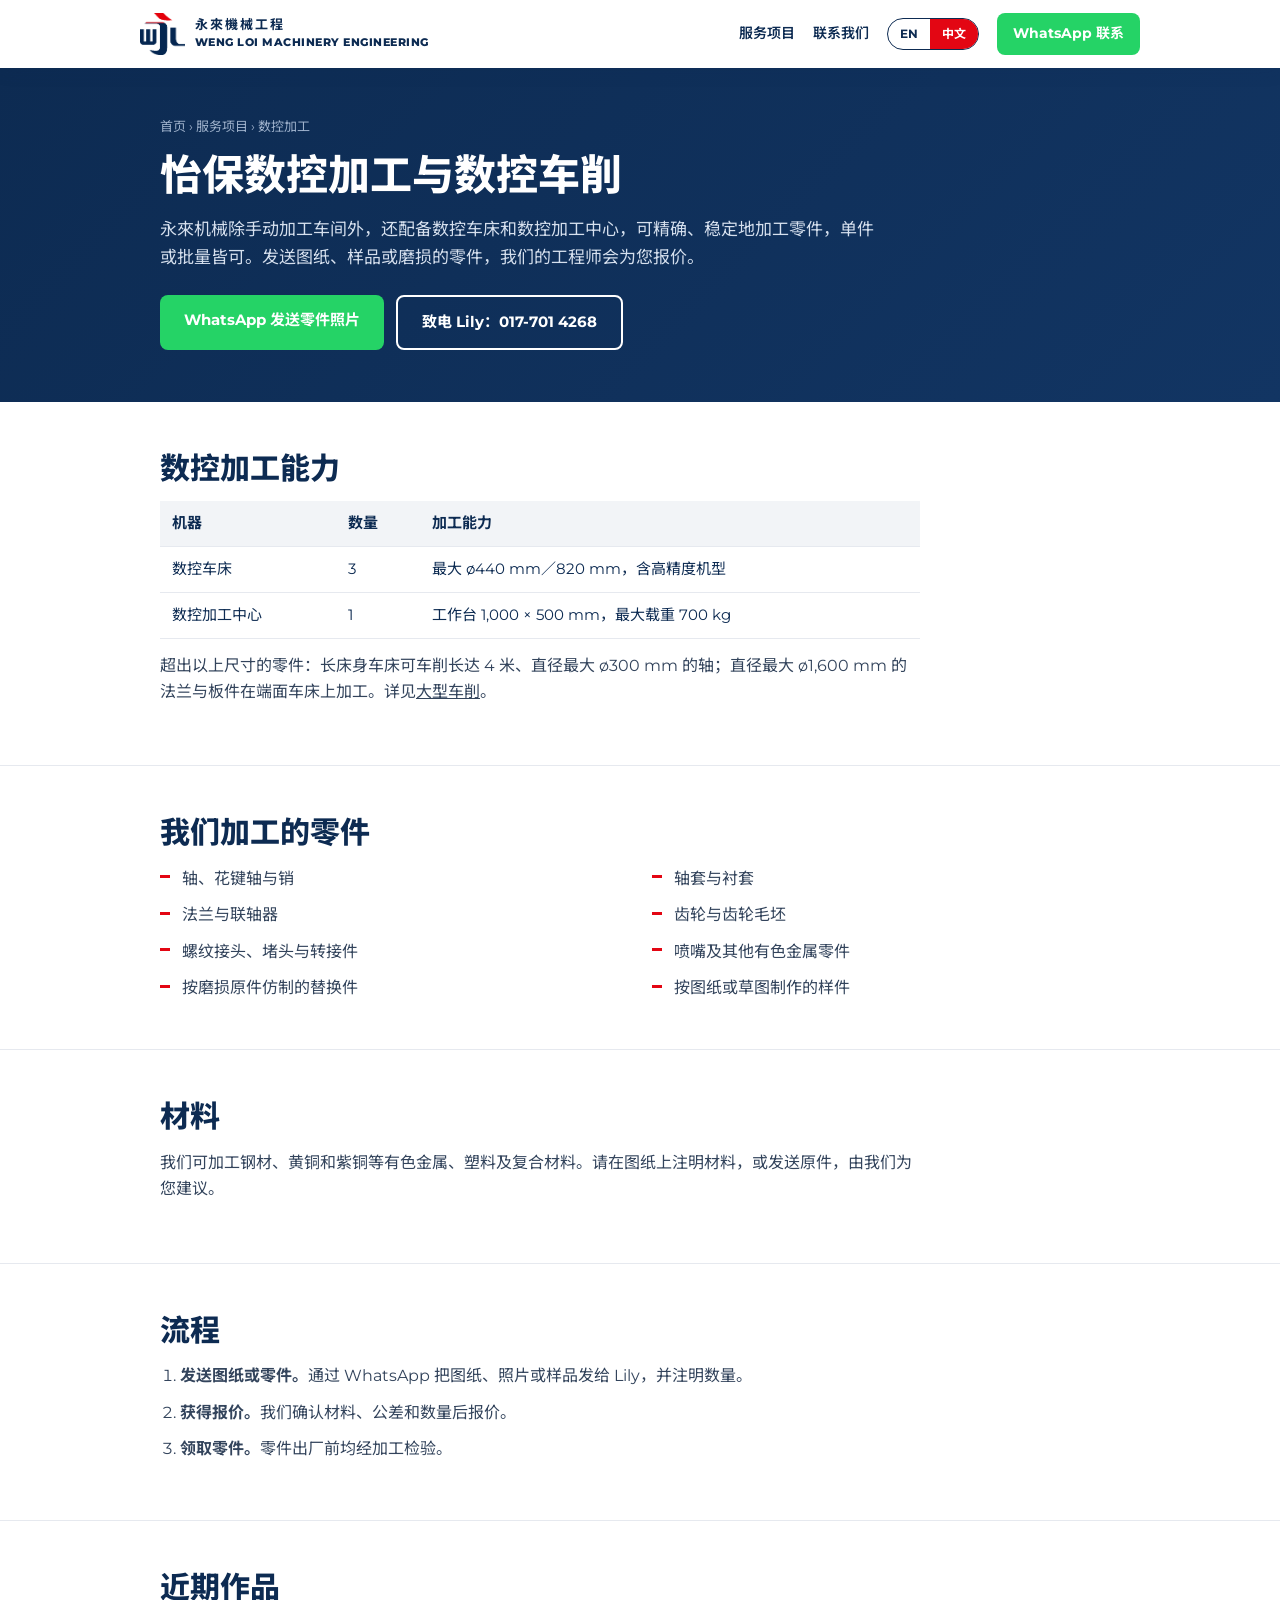
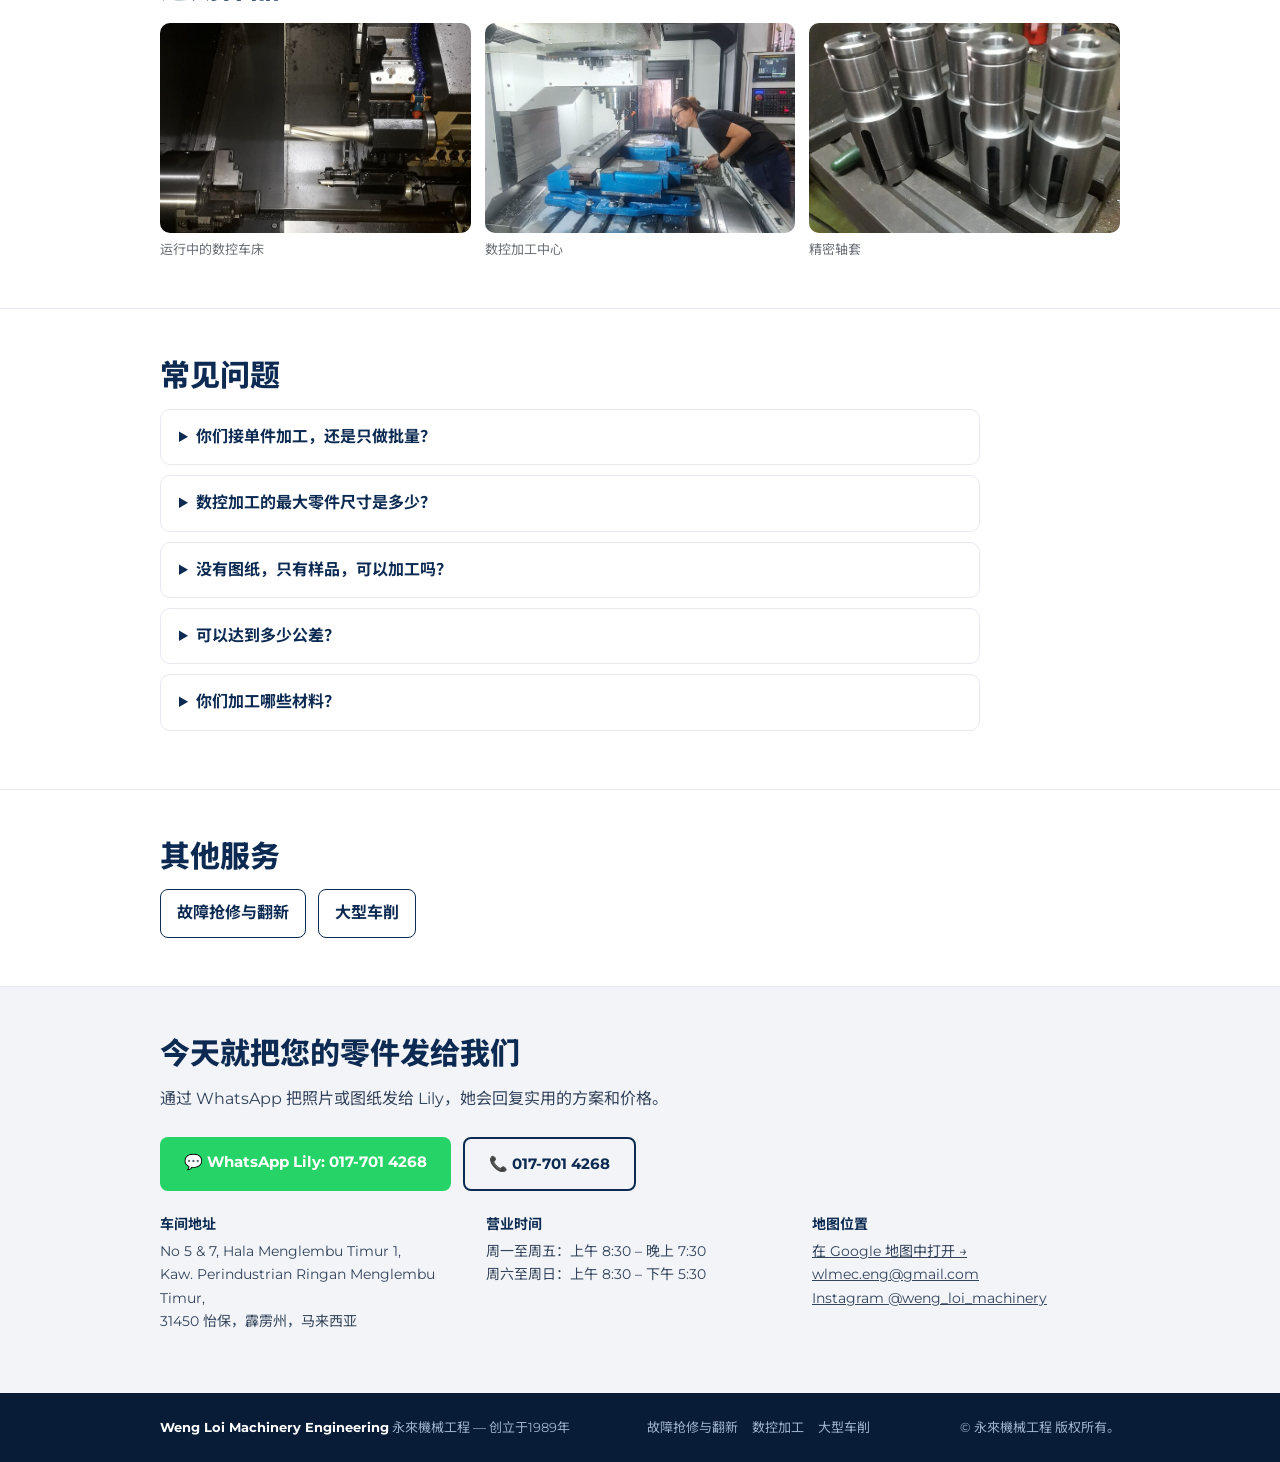
<file: zh/services/cnc-machining/index.html>
<!DOCTYPE html>
<!-- Generated by tools/build.py from tools/services.py. Do not edit by hand. -->
<html lang="zh-Hans">
<head>
<meta charset="UTF-8">
<meta name="viewport" content="width=device-width, initial-scale=1.0">
<title>怡保数控加工与数控车削 | 单件及批量生产 | 霹雳州 永來机械工程</title>
<meta name="description" content="数控车削直径最大 ø440 mm，数控加工中心工作台 1,000 × 500 mm，自1989年立足怡保。单件或批量生产，钢、黄铜、紫铜及塑料均可加工。WhatsApp 发送图纸即可报价。">
<link rel="canonical" href="https://www.wengloi.com/zh/services/cnc-machining/">
<link rel="alternate" hreflang="en" href="https://www.wengloi.com/services/cnc-machining/">
<link rel="alternate" hreflang="zh-Hans" href="https://www.wengloi.com/zh/services/cnc-machining/">
<link rel="alternate" hreflang="x-default" href="https://www.wengloi.com/services/cnc-machining/">
<meta property="og:type" content="website">
<meta property="og:site_name" content="Weng Loi Machinery Engineering 永來機械工程">
<meta property="og:title" content="怡保数控加工与数控车削 | 单件及批量生产 | 霹雳州 永來机械工程">
<meta property="og:description" content="数控车削直径最大 ø440 mm，数控加工中心工作台 1,000 × 500 mm，自1989年立足怡保。单件或批量生产，钢、黄铜、紫铜及塑料均可加工。WhatsApp 发送图纸即可报价。">
<meta property="og:url" content="https://www.wengloi.com/zh/services/cnc-machining/">
<meta property="og:image" content="https://www.wengloi.com/assets/img/cnc-machine.jpg">
<meta property="og:locale" content="zh_CN">
<meta name="twitter:card" content="summary_large_image">
<link rel="icon" type="image/png" href="../../../assets/img/logo.png">
<link rel="preconnect" href="https://fonts.googleapis.com">
<link rel="preconnect" href="https://fonts.gstatic.com" crossorigin>
<link href="https://fonts.googleapis.com/css2?family=Montserrat:wght@400;600;700;800&display=swap" rel="stylesheet">
<link href="https://fonts.googleapis.com/css2?family=Noto+Sans+SC:wght@400;500;700&display=swap" rel="stylesheet">
<link rel="stylesheet" href="../../../assets/css/service.css">
<script type="application/ld+json">
{
 "@context": "https://schema.org",
 "@type": "Service",
 "name": "数控加工",
 "serviceType": "数控车削与铣削",
 "description": "数控车削直径最大 ø440 mm，数控加工中心工作台 1,000 × 500 mm，自1989年立足怡保。单件或批量生产，钢、黄铜、紫铜及塑料均可加工。WhatsApp 发送图纸即可报价。",
 "url": "https://www.wengloi.com/zh/services/cnc-machining/",
 "inLanguage": "zh-Hans",
 "provider": {
  "@type": "LocalBusiness",
  "@id": "https://www.wengloi.com/#business",
  "name": "Weng Loi Machinery Engineering",
  "telephone": "+60177014268",
  "url": "https://www.wengloi.com/"
 },
 "areaServed": [
  {
   "@type": "State",
   "name": "Perak"
  },
  {
   "@type": "Country",
   "name": "Malaysia"
  }
 ]
}
</script>
<script type="application/ld+json">
{
 "@context": "https://schema.org",
 "@type": "FAQPage",
 "inLanguage": "zh-Hans",
 "mainEntity": [
  {
   "@type": "Question",
   "name": "你们接单件加工，还是只做批量？",
   "acceptedAnswer": {
    "@type": "Answer",
    "text": "两者都接。我们制作单件替换零件和样件，也承接批量生产。"
   }
  },
  {
   "@type": "Question",
   "name": "数控加工的最大零件尺寸是多少？",
   "acceptedAnswer": {
    "@type": "Answer",
    "text": "数控车床可车削直径最大 ø440 mm、长度 820 mm。数控加工中心工作台为 1,000 × 500 mm，最大载重 700 kg。更长的零件可在长床身车床上加工（轴长最长 4 米、直径最大 ø300 mm），直径最大 ø1,600 mm 的法兰与板件在端面车床上加工。"
   }
  },
  {
   "@type": "Question",
   "name": "没有图纸，只有样品，可以加工吗？",
   "acceptedAnswer": {
    "@type": "Answer",
    "text": "可以。我们可以测量或用 Creality Scan Raptor 进行3D扫描您的样品或磨损零件，进行仿制，或与您一起逆向还原。"
   }
  },
  {
   "@type": "Question",
   "name": "可以达到多少公差？",
   "acceptedAnswer": {
    "@type": "Answer",
    "text": "视零件、尺寸和材料而定。请在图纸上注明所需公差，或在发送照片时告诉我们，我们会在报价前确认可达到的精度。"
   }
  },
  {
   "@type": "Question",
   "name": "你们加工哪些材料？",
   "acceptedAnswer": {
    "@type": "Answer",
    "text": "钢材、黄铜和紫铜等有色金属、塑料及复合材料。"
   }
  }
 ]
}
</script>
<script type="application/ld+json">
{
 "@context": "https://schema.org",
 "@type": "BreadcrumbList",
 "itemListElement": [
  {
   "@type": "ListItem",
   "position": 1,
   "name": "首页",
   "item": "https://www.wengloi.com/zh/"
  },
  {
   "@type": "ListItem",
   "position": 2,
   "name": "数控加工",
   "item": "https://www.wengloi.com/zh/services/cnc-machining/"
  }
 ]
}
</script>
</head>
<body>
<header>
  <div class="wrap nav">
    <a class="logo" href="../../">
      <img src="../../../assets/img/logo.png" alt="Weng Loi Machinery Engineering logo" width="46" height="46">
      <div><div class="cn">永來機械工程</div><div class="en">WENG LOI MACHINERY ENGINEERING</div></div>
    </a>
    <nav class="menu">
      <a class="hide-sm" href="../../#services">服务项目</a>
      <a class="hide-sm" href="#contact">联系我们</a>
      <span class="lang" role="group" aria-label="Language / 语言"><a href="../../../services/cnc-machining/" hreflang="en" lang="en">EN</a><a href="./" hreflang="zh-Hans" lang="zh-Hans" aria-current="true">中文</a></span>
      <a class="cta-wa" href="https://wa.me/60177014268?text=%E4%BD%A0%E5%A5%BD%20Lily%EF%BC%8C%E6%88%91%E6%83%B3%E5%92%A8%E8%AF%A2%E6%9C%BA%E6%A2%B0%E5%8A%A0%E5%B7%A5%E3%80%82" target="_blank" rel="noopener">WhatsApp 联系</a>
    </nav>
  </div>
</header>
<div class="hero">
  <div class="wrap">
    <nav class="crumbs" aria-label="Breadcrumb"><a href="../../">首页</a> › <a href="../../#services">服务项目</a> › 数控加工</nav>
    <h1>怡保数控加工与数控车削</h1>
    <p>永來机械除手动加工车间外，还配备数控车床和数控加工中心，可精确、稳定地加工零件，单件或批量皆可。发送图纸、样品或磨损的零件，我们的工程师会为您报价。</p>
    <div class="btns">
      <a class="btn btn-wa" href="https://wa.me/60177014268?text=%E4%BD%A0%E5%A5%BD%20Lily%EF%BC%8C%E6%88%91%E6%83%B3%E5%92%A8%E8%AF%A2%E6%9C%BA%E6%A2%B0%E5%8A%A0%E5%B7%A5%E3%80%82" target="_blank" rel="noopener">WhatsApp 发送零件照片</a>
      <a class="btn btn-line" href="tel:+60177014268">致电 Lily：017-701 4268</a>
    </div>
  </div>
</div>
<main>
<section><div class="wrap"><h2>数控加工能力</h2><table><thead><tr><th>机器</th><th>数量</th><th>加工能力</th></tr></thead><tbody><tr><td>数控车床</td><td>3</td><td>最大 ø440 mm／820 mm，含高精度机型</td></tr><tr><td>数控加工中心</td><td>1</td><td>工作台 1,000 × 500 mm，最大载重 700 kg</td></tr></tbody></table><p style="margin-top:14px">超出以上尺寸的零件：长床身车床可车削长达 4 米、直径最大 ø300 mm 的轴；直径最大 ø1,600 mm 的法兰与板件在端面车床上加工。详见<a href="../large-turning/">大型车削</a>。</p></div></section>
<section><div class="wrap"><h2>我们加工的零件</h2><ul class="ticks"><li>轴、花键轴与销</li><li>轴套与衬套</li><li>法兰与联轴器</li><li>齿轮与齿轮毛坯</li><li>螺纹接头、堵头与转接件</li><li>喷嘴及其他有色金属零件</li><li>按磨损原件仿制的替换件</li><li>按图纸或草图制作的样件</li></ul></div></section>
<section><div class="wrap"><h2>材料</h2><p>我们可加工钢材、黄铜和紫铜等有色金属、塑料及复合材料。请在图纸上注明材料，或发送原件，由我们为您建议。</p></div></section>
<section><div class="wrap"><h2>流程</h2><ol class="steps"><li><b>发送图纸或零件。</b>通过 WhatsApp 把图纸、照片或样品发给 Lily，并注明数量。</li><li><b>获得报价。</b>我们确认材料、公差和数量后报价。</li><li><b>领取零件。</b>零件出厂前均经加工检验。</li></ol></div></section>
<section><div class="wrap"><h2>近期作品</h2><div class="photos"><figure><img src="../../../assets/img/cnc-machine.jpg" alt="运行中的数控车床" loading="lazy" width="600" height="420"><figcaption>运行中的数控车床</figcaption></figure><figure><img src="../../../assets/img/facility-cnc-centre.jpg" alt="数控加工中心" loading="lazy" width="600" height="420"><figcaption>数控加工中心</figcaption></figure><figure><img src="../../../assets/img/work-precision-bushings.jpg" alt="精密轴套" loading="lazy" width="600" height="420"><figcaption>精密轴套</figcaption></figure></div></div></section>
<section class="faq"><div class="wrap"><h2>常见问题</h2><details><summary>你们接单件加工，还是只做批量？</summary><p>两者都接。我们制作单件替换零件和样件，也承接批量生产。</p></details><details><summary>数控加工的最大零件尺寸是多少？</summary><p>数控车床可车削直径最大 ø440 mm、长度 820 mm。数控加工中心工作台为 1,000 × 500 mm，最大载重 700 kg。更长的零件可在长床身车床上加工（轴长最长 4 米、直径最大 ø300 mm），直径最大 ø1,600 mm 的法兰与板件在端面车床上加工。</p></details><details><summary>没有图纸，只有样品，可以加工吗？</summary><p>可以。我们可以测量或用 Creality Scan Raptor 进行3D扫描您的样品或磨损零件，进行仿制，或与您一起逆向还原。</p></details><details><summary>可以达到多少公差？</summary><p>视零件、尺寸和材料而定。请在图纸上注明所需公差，或在发送照片时告诉我们，我们会在报价前确认可达到的精度。</p></details><details><summary>你们加工哪些材料？</summary><p>钢材、黄铜和紫铜等有色金属、塑料及复合材料。</p></details></div></section>
<section><div class="wrap"><h2>其他服务</h2><div class="related"><a href="../breakdown-repair/">故障抢修与翻新</a><a href="../large-turning/">大型车削</a></div></div></section>
<section class="contact" id="contact"><div class="wrap">
  <h2>今天就把您的零件发给我们</h2><p>通过 WhatsApp 把照片或图纸发给 Lily，她会回复实用的方案和价格。</p>
  <div class="btns">
    <a class="btn btn-wa" href="https://wa.me/60177014268?text=%E4%BD%A0%E5%A5%BD%20Lily%EF%BC%8C%E6%88%91%E6%83%B3%E5%92%A8%E8%AF%A2%E6%9C%BA%E6%A2%B0%E5%8A%A0%E5%B7%A5%E3%80%82" target="_blank" rel="noopener">💬 WhatsApp Lily: 017-701 4268</a>
    <a class="btn btn-line" href="tel:+60177014268">📞 017-701 4268</a>
  </div>
  <div class="info">
    <div><h3>车间地址</h3><p>No 5 &amp; 7, Hala Menglembu Timur 1,<br>Kaw. Perindustrian Ringan Menglembu Timur,<br>31450 怡保，霹雳州，马来西亚</p></div>
    <div><h3>营业时间</h3><p>周一至周五：上午 8:30 – 晚上 7:30<br>周六至周日：上午 8:30 – 下午 5:30</p></div>
    <div><h3>地图位置</h3><p><a href="https://maps.app.goo.gl/nK4toVswdyoJfBtD9" target="_blank" rel="noopener">在 Google 地图中打开 →</a><br><a href="mailto:wlmec.eng@gmail.com">wlmec.eng@gmail.com</a><br><a href="https://www.instagram.com/weng_loi_machinery/" target="_blank" rel="noopener">Instagram @weng_loi_machinery</a></p></div>
  </div>
</div></section>
</main>
<footer>
  <div class="wrap">
    <div><b>Weng Loi Machinery Engineering</b> 永來機械工程 — 创立于1989年</div>
    <div><a href="../breakdown-repair/">故障抢修与翻新</a><a href="../cnc-machining/">数控加工</a><a href="../large-turning/">大型车削</a></div>
    <div>© 永來機械工程 版权所有。</div>
  </div>
</footer>
</body>
</html>
</file>
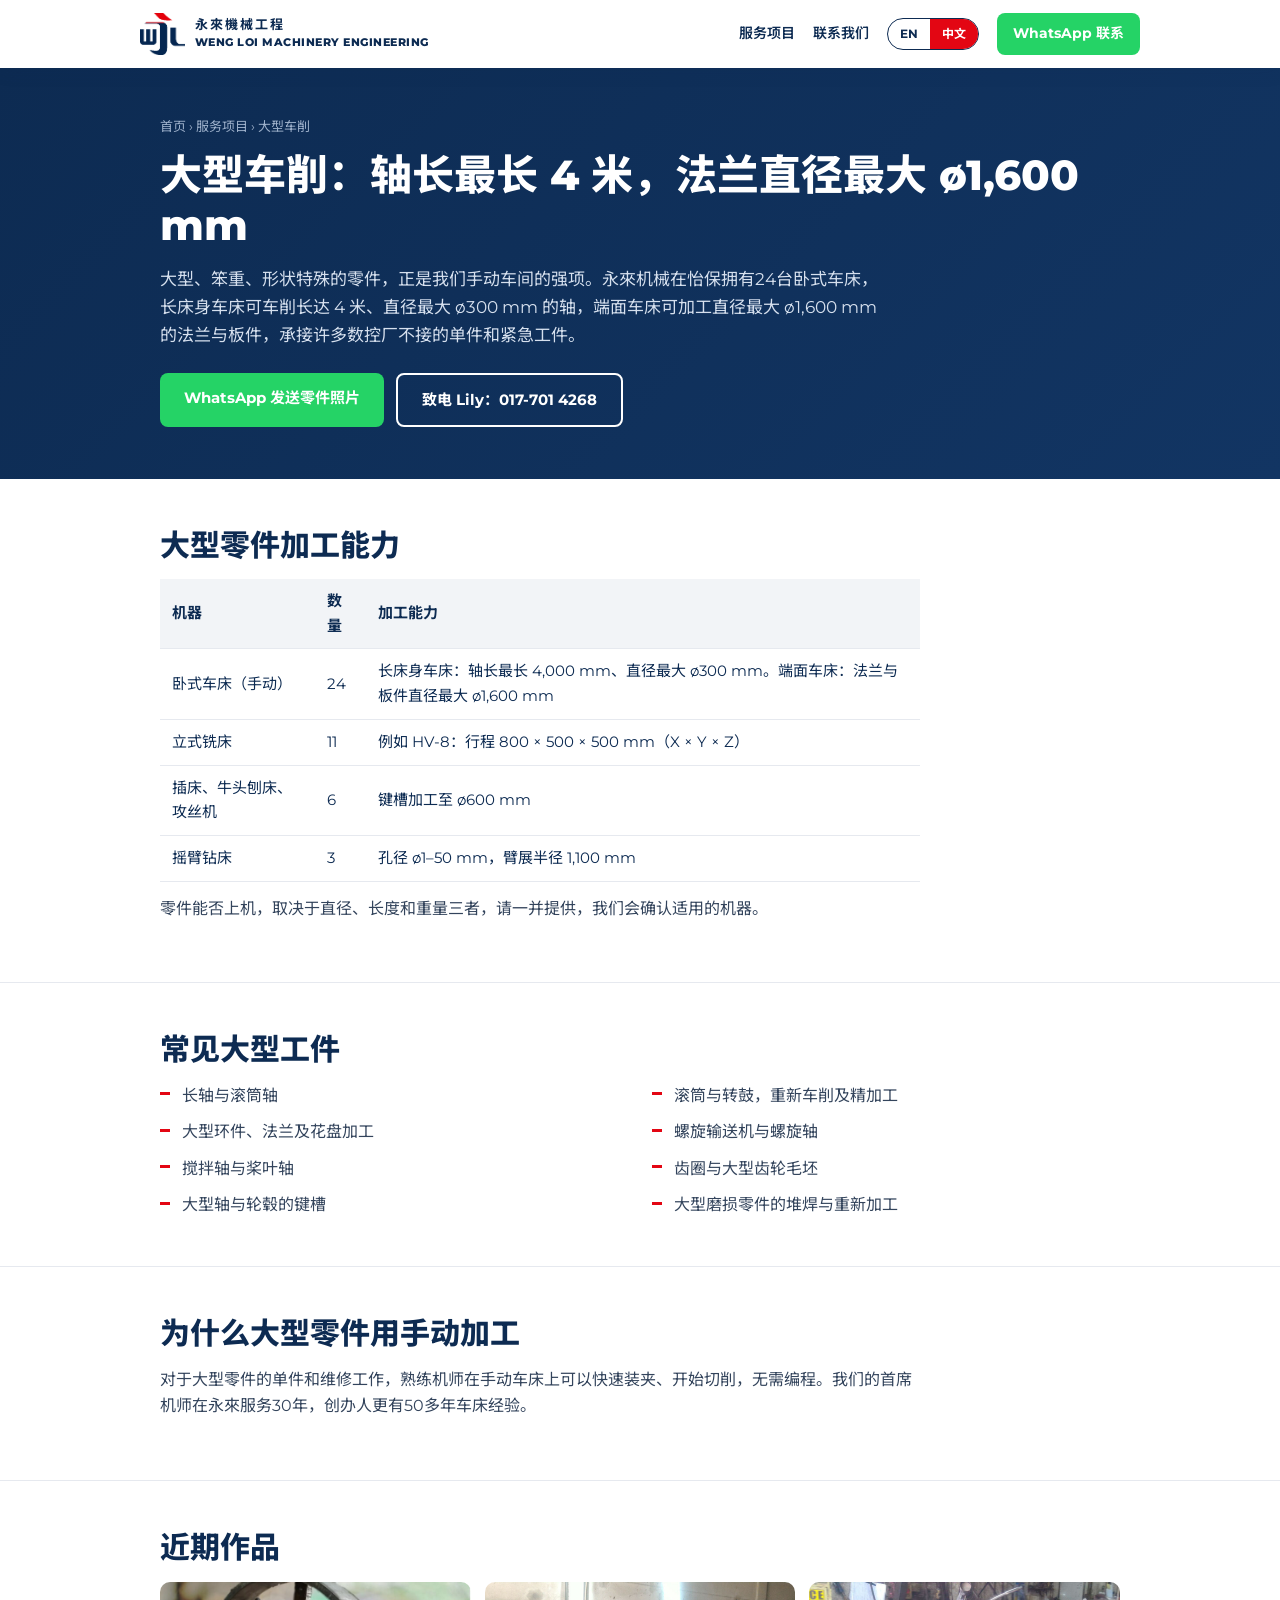
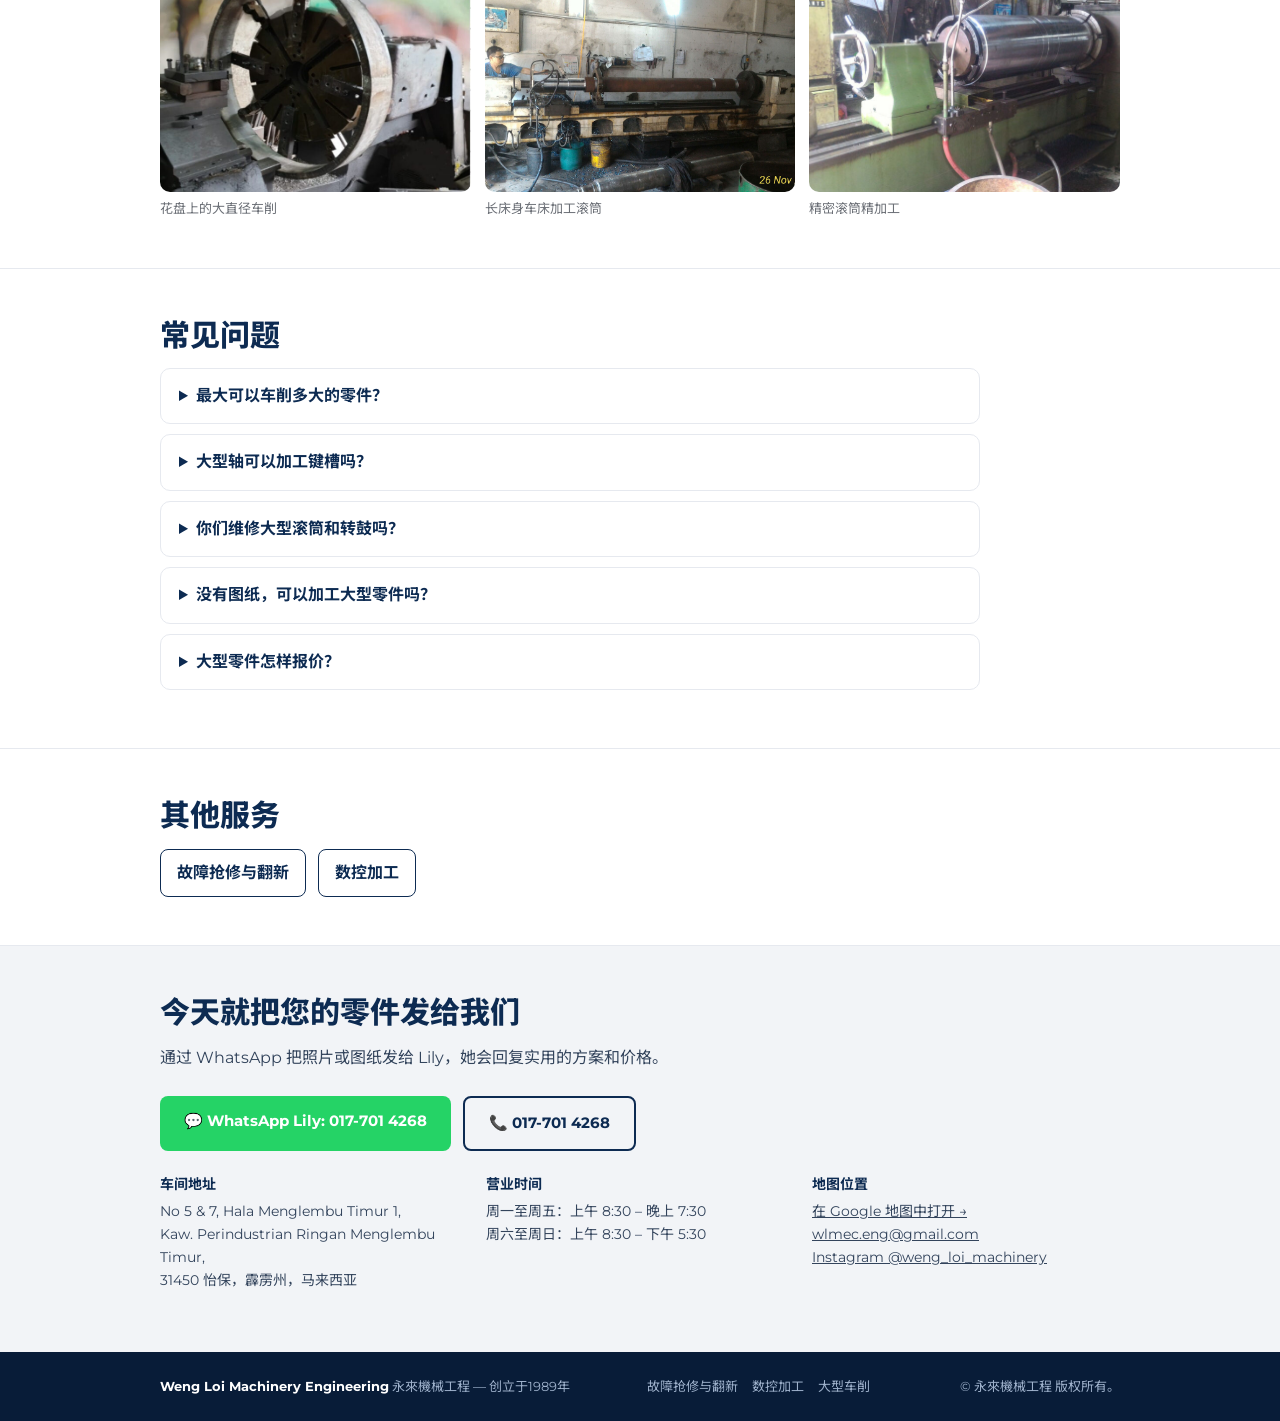
<file: zh/services/large-turning/index.html>
<!DOCTYPE html>
<!-- Generated by tools/build.py from tools/services.py. Do not edit by hand. -->
<html lang="zh-Hans">
<head>
<meta charset="UTF-8">
<meta name="viewport" content="width=device-width, initial-scale=1.0">
<title>大型车削：4 米长轴与 ø1,600 mm 法兰 | 怡保重型车床加工 | 霹雳州 永來机械工程</title>
<meta name="description" content="霹雳州少有工厂能车削长 4 米的轴，或加工直径最大 ø1,600 mm 的法兰与板件。永來机械在怡保拥有24台手动车床，加工大型滚筒、环件、轴及重型零件，并提供键槽与铣削加工。WhatsApp 发送照片即可报价。">
<link rel="canonical" href="https://www.wengloi.com/zh/services/large-turning/">
<link rel="alternate" hreflang="en" href="https://www.wengloi.com/services/large-turning/">
<link rel="alternate" hreflang="zh-Hans" href="https://www.wengloi.com/zh/services/large-turning/">
<link rel="alternate" hreflang="x-default" href="https://www.wengloi.com/services/large-turning/">
<meta property="og:type" content="website">
<meta property="og:site_name" content="Weng Loi Machinery Engineering 永來機械工程">
<meta property="og:title" content="大型车削：4 米长轴与 ø1,600 mm 法兰 | 怡保重型车床加工 | 霹雳州 永來机械工程">
<meta property="og:description" content="霹雳州少有工厂能车削长 4 米的轴，或加工直径最大 ø1,600 mm 的法兰与板件。永來机械在怡保拥有24台手动车床，加工大型滚筒、环件、轴及重型零件，并提供键槽与铣削加工。WhatsApp 发送照片即可报价。">
<meta property="og:url" content="https://www.wengloi.com/zh/services/large-turning/">
<meta property="og:image" content="https://www.wengloi.com/assets/img/work-large-ring.jpg">
<meta property="og:locale" content="zh_CN">
<meta name="twitter:card" content="summary_large_image">
<link rel="icon" type="image/png" href="../../../assets/img/logo.png">
<link rel="preconnect" href="https://fonts.googleapis.com">
<link rel="preconnect" href="https://fonts.gstatic.com" crossorigin>
<link href="https://fonts.googleapis.com/css2?family=Montserrat:wght@400;600;700;800&display=swap" rel="stylesheet">
<link href="https://fonts.googleapis.com/css2?family=Noto+Sans+SC:wght@400;500;700&display=swap" rel="stylesheet">
<link rel="stylesheet" href="../../../assets/css/service.css">
<script type="application/ld+json">
{
 "@context": "https://schema.org",
 "@type": "Service",
 "name": "大型车削",
 "serviceType": "大型手动车削与重型加工",
 "description": "霹雳州少有工厂能车削长 4 米的轴，或加工直径最大 ø1,600 mm 的法兰与板件。永來机械在怡保拥有24台手动车床，加工大型滚筒、环件、轴及重型零件，并提供键槽与铣削加工。WhatsApp 发送照片即可报价。",
 "url": "https://www.wengloi.com/zh/services/large-turning/",
 "inLanguage": "zh-Hans",
 "provider": {
  "@type": "LocalBusiness",
  "@id": "https://www.wengloi.com/#business",
  "name": "Weng Loi Machinery Engineering",
  "telephone": "+60177014268",
  "url": "https://www.wengloi.com/"
 },
 "areaServed": [
  {
   "@type": "State",
   "name": "Perak"
  },
  {
   "@type": "Country",
   "name": "Malaysia"
  }
 ]
}
</script>
<script type="application/ld+json">
{
 "@context": "https://schema.org",
 "@type": "FAQPage",
 "inLanguage": "zh-Hans",
 "mainEntity": [
  {
   "@type": "Question",
   "name": "最大可以车削多大的零件？",
   "acceptedAnswer": {
    "@type": "Answer",
    "text": "这是两台不同的机器。长床身车床可车削长度最长 4,000 mm（4 米）、直径最大 ø300 mm 的轴；端面车床可加工直径最大 ø1,600 mm 的法兰与板件。请提供零件的直径、长度和重量，我们会确认哪台车床可以加工。"
   }
  },
  {
   "@type": "Question",
   "name": "大型轴可以加工键槽吗？",
   "acceptedAnswer": {
    "@type": "Answer",
    "text": "可以。我们的插床可在直径最大 ø600 mm 的零件上加工键槽，立式铣床（例如 HV-8，行程 800 × 500 × 500 mm）可完成铣削工序。"
   }
  },
  {
   "@type": "Question",
   "name": "你们维修大型滚筒和转鼓吗？",
   "acceptedAnswer": {
    "@type": "Answer",
    "text": "维修。我们可重新车削及精加工磨损的滚筒和转鼓，也可先对磨损部位堆焊再重新加工。"
   }
  },
  {
   "@type": "Question",
   "name": "没有图纸，可以加工大型零件吗？",
   "acceptedAnswer": {
    "@type": "Answer",
    "text": "可以。我们可以测量原件，按原样加工替换件或进行修复。"
   }
  },
  {
   "@type": "Question",
   "name": "大型零件怎样报价？",
   "acceptedAnswer": {
    "@type": "Answer",
    "text": "通过 WhatsApp 017-701 4268 把照片连同主要尺寸和大概重量发给 Lily，或直接来电。您也可以把零件送到我们位于怡保 Menglembu 的车间。"
   }
  }
 ]
}
</script>
<script type="application/ld+json">
{
 "@context": "https://schema.org",
 "@type": "BreadcrumbList",
 "itemListElement": [
  {
   "@type": "ListItem",
   "position": 1,
   "name": "首页",
   "item": "https://www.wengloi.com/zh/"
  },
  {
   "@type": "ListItem",
   "position": 2,
   "name": "大型车削",
   "item": "https://www.wengloi.com/zh/services/large-turning/"
  }
 ]
}
</script>
</head>
<body>
<header>
  <div class="wrap nav">
    <a class="logo" href="../../">
      <img src="../../../assets/img/logo.png" alt="Weng Loi Machinery Engineering logo" width="46" height="46">
      <div><div class="cn">永來機械工程</div><div class="en">WENG LOI MACHINERY ENGINEERING</div></div>
    </a>
    <nav class="menu">
      <a class="hide-sm" href="../../#services">服务项目</a>
      <a class="hide-sm" href="#contact">联系我们</a>
      <span class="lang" role="group" aria-label="Language / 语言"><a href="../../../services/large-turning/" hreflang="en" lang="en">EN</a><a href="./" hreflang="zh-Hans" lang="zh-Hans" aria-current="true">中文</a></span>
      <a class="cta-wa" href="https://wa.me/60177014268?text=%E4%BD%A0%E5%A5%BD%20Lily%EF%BC%8C%E6%88%91%E6%83%B3%E5%92%A8%E8%AF%A2%E6%9C%BA%E6%A2%B0%E5%8A%A0%E5%B7%A5%E3%80%82" target="_blank" rel="noopener">WhatsApp 联系</a>
    </nav>
  </div>
</header>
<div class="hero">
  <div class="wrap">
    <nav class="crumbs" aria-label="Breadcrumb"><a href="../../">首页</a> › <a href="../../#services">服务项目</a> › 大型车削</nav>
    <h1>大型车削：轴长最长 4 米，法兰直径最大 ø1,600 mm</h1>
    <p>大型、笨重、形状特殊的零件，正是我们手动车间的强项。永來机械在怡保拥有24台卧式车床，长床身车床可车削长达 4 米、直径最大 ø300 mm 的轴，端面车床可加工直径最大 ø1,600 mm 的法兰与板件，承接许多数控厂不接的单件和紧急工件。</p>
    <div class="btns">
      <a class="btn btn-wa" href="https://wa.me/60177014268?text=%E4%BD%A0%E5%A5%BD%20Lily%EF%BC%8C%E6%88%91%E6%83%B3%E5%92%A8%E8%AF%A2%E6%9C%BA%E6%A2%B0%E5%8A%A0%E5%B7%A5%E3%80%82" target="_blank" rel="noopener">WhatsApp 发送零件照片</a>
      <a class="btn btn-line" href="tel:+60177014268">致电 Lily：017-701 4268</a>
    </div>
  </div>
</div>
<main>
<section><div class="wrap"><h2>大型零件加工能力</h2><table><thead><tr><th>机器</th><th>数量</th><th>加工能力</th></tr></thead><tbody><tr><td>卧式车床（手动）</td><td>24</td><td>长床身车床：轴长最长 4,000 mm、直径最大 ø300 mm。端面车床：法兰与板件直径最大 ø1,600 mm</td></tr><tr><td>立式铣床</td><td>11</td><td>例如 HV-8：行程 800 × 500 × 500 mm（X × Y × Z）</td></tr><tr><td>插床、牛头刨床、攻丝机</td><td>6</td><td>键槽加工至 ø600 mm</td></tr><tr><td>摇臂钻床</td><td>3</td><td>孔径 ø1–50 mm，臂展半径 1,100 mm</td></tr></tbody></table><p style="margin-top:14px">零件能否上机，取决于直径、长度和重量三者，请一并提供，我们会确认适用的机器。</p></div></section>
<section><div class="wrap"><h2>常见大型工件</h2><ul class="ticks"><li>长轴与滚筒轴</li><li>滚筒与转鼓，重新车削及精加工</li><li>大型环件、法兰及花盘加工</li><li>螺旋输送机与螺旋轴</li><li>搅拌轴与桨叶轴</li><li>齿圈与大型齿轮毛坯</li><li>大型轴与轮毂的键槽</li><li>大型磨损零件的堆焊与重新加工</li></ul></div></section>
<section><div class="wrap"><h2>为什么大型零件用手动加工</h2><p>对于大型零件的单件和维修工作，熟练机师在手动车床上可以快速装夹、开始切削，无需编程。我们的首席机师在永來服务30年，创办人更有50多年车床经验。</p></div></section>
<section><div class="wrap"><h2>近期作品</h2><div class="photos"><figure><img src="../../../assets/img/work-large-ring.jpg" alt="花盘上的大直径车削" loading="lazy" width="600" height="420"><figcaption>花盘上的大直径车削</figcaption></figure><figure><img src="../../../assets/img/workshop-long-lathe.jpg" alt="长床身车床加工滚筒" loading="lazy" width="600" height="420"><figcaption>长床身车床加工滚筒</figcaption></figure><figure><img src="../../../assets/img/work-roller-finishing.jpg" alt="精密滚筒精加工" loading="lazy" width="600" height="420"><figcaption>精密滚筒精加工</figcaption></figure></div></div></section>
<section class="faq"><div class="wrap"><h2>常见问题</h2><details><summary>最大可以车削多大的零件？</summary><p>这是两台不同的机器。长床身车床可车削长度最长 4,000 mm（4 米）、直径最大 ø300 mm 的轴；端面车床可加工直径最大 ø1,600 mm 的法兰与板件。请提供零件的直径、长度和重量，我们会确认哪台车床可以加工。</p></details><details><summary>大型轴可以加工键槽吗？</summary><p>可以。我们的插床可在直径最大 ø600 mm 的零件上加工键槽，立式铣床（例如 HV-8，行程 800 × 500 × 500 mm）可完成铣削工序。</p></details><details><summary>你们维修大型滚筒和转鼓吗？</summary><p>维修。我们可重新车削及精加工磨损的滚筒和转鼓，也可先对磨损部位堆焊再重新加工。</p></details><details><summary>没有图纸，可以加工大型零件吗？</summary><p>可以。我们可以测量原件，按原样加工替换件或进行修复。</p></details><details><summary>大型零件怎样报价？</summary><p>通过 WhatsApp 017-701 4268 把照片连同主要尺寸和大概重量发给 Lily，或直接来电。您也可以把零件送到我们位于怡保 Menglembu 的车间。</p></details></div></section>
<section><div class="wrap"><h2>其他服务</h2><div class="related"><a href="../breakdown-repair/">故障抢修与翻新</a><a href="../cnc-machining/">数控加工</a></div></div></section>
<section class="contact" id="contact"><div class="wrap">
  <h2>今天就把您的零件发给我们</h2><p>通过 WhatsApp 把照片或图纸发给 Lily，她会回复实用的方案和价格。</p>
  <div class="btns">
    <a class="btn btn-wa" href="https://wa.me/60177014268?text=%E4%BD%A0%E5%A5%BD%20Lily%EF%BC%8C%E6%88%91%E6%83%B3%E5%92%A8%E8%AF%A2%E6%9C%BA%E6%A2%B0%E5%8A%A0%E5%B7%A5%E3%80%82" target="_blank" rel="noopener">💬 WhatsApp Lily: 017-701 4268</a>
    <a class="btn btn-line" href="tel:+60177014268">📞 017-701 4268</a>
  </div>
  <div class="info">
    <div><h3>车间地址</h3><p>No 5 &amp; 7, Hala Menglembu Timur 1,<br>Kaw. Perindustrian Ringan Menglembu Timur,<br>31450 怡保，霹雳州，马来西亚</p></div>
    <div><h3>营业时间</h3><p>周一至周五：上午 8:30 – 晚上 7:30<br>周六至周日：上午 8:30 – 下午 5:30</p></div>
    <div><h3>地图位置</h3><p><a href="https://maps.app.goo.gl/nK4toVswdyoJfBtD9" target="_blank" rel="noopener">在 Google 地图中打开 →</a><br><a href="mailto:wlmec.eng@gmail.com">wlmec.eng@gmail.com</a><br><a href="https://www.instagram.com/weng_loi_machinery/" target="_blank" rel="noopener">Instagram @weng_loi_machinery</a></p></div>
  </div>
</div></section>
</main>
<footer>
  <div class="wrap">
    <div><b>Weng Loi Machinery Engineering</b> 永來機械工程 — 创立于1989年</div>
    <div><a href="../breakdown-repair/">故障抢修与翻新</a><a href="../cnc-machining/">数控加工</a><a href="../large-turning/">大型车削</a></div>
    <div>© 永來機械工程 版权所有。</div>
  </div>
</footer>
</body>
</html>
</file>
<file: assets/css/service.css>
/* Shared styles for the service pages (services/*, zh/services/*). Colours match index.html. */
:root{--navy:#0D2B52;--red:#E30613;--steel:#6B6F76;--light:#F2F4F7;--wa:#25D366;--maxw:1000px}
*{margin:0;padding:0;box-sizing:border-box}
body{font-family:'Montserrat',Arial,sans-serif;color:var(--navy);background:#fff;line-height:1.65}
html[lang^="zh"] body{font-family:'Montserrat','Noto Sans SC','PingFang SC','Microsoft YaHei',Arial,sans-serif}
img{max-width:100%;display:block}
a{color:inherit}
.wrap{max-width:var(--maxw);margin:0 auto;padding:0 20px}

header{background:#fff;box-shadow:0 2px 18px rgba(13,43,82,.12);position:sticky;top:0;z-index:20}
header .nav{display:flex;align-items:center;justify-content:space-between;gap:12px;min-height:68px;flex-wrap:wrap;padding:8px 0}
.logo{display:flex;align-items:center;gap:10px;text-decoration:none}
.logo img{height:42px;width:auto}
.logo .cn{font-size:13px;font-weight:700;letter-spacing:2px;line-height:1.2}
.logo .en{font-size:11px;font-weight:800;letter-spacing:.5px}
.menu{display:flex;align-items:center;gap:18px;flex-wrap:wrap;font-size:14px;font-weight:600}
.menu a{text-decoration:none}
.menu a:hover{color:var(--red)}
.lang{display:inline-flex;border:1.5px solid var(--navy);border-radius:20px;overflow:hidden}
.lang a{font-size:12px;font-weight:700;padding:5px 12px}
.lang a[aria-current="true"]{background:var(--red);color:#fff}
.cta-wa{background:var(--wa);color:#fff !important;padding:9px 16px;border-radius:8px;font-weight:700}

.hero{background:linear-gradient(135deg,#0D2B52,#123563);color:#fff;padding:48px 0 52px}
.crumbs{font-size:13px;color:#9fb2cc;margin-bottom:14px}
.crumbs a{text-decoration:none}
.crumbs a:hover{color:#fff}
h1{font-size:clamp(28px,4.6vw,42px);font-weight:800;line-height:1.18;margin-bottom:14px}
.hero p{font-size:17px;color:#d6e0ee;max-width:720px}
.btns{display:flex;gap:12px;flex-wrap:wrap;margin-top:24px}
.btn{display:inline-block;padding:13px 24px;border-radius:8px;font-weight:700;font-size:15px;text-decoration:none}
.btn-wa{background:var(--wa);color:#fff}
.btn-line{border:2px solid #fff;color:#fff}

main section{padding:48px 0;border-bottom:1px solid #e6e9ef}
main section:last-child{border-bottom:none}
h2{font-size:clamp(22px,3.2vw,30px);font-weight:800;line-height:1.25;margin-bottom:14px}
main p{margin-bottom:12px;color:#33445c;max-width:760px}
ul.ticks{list-style:none;display:grid;grid-template-columns:repeat(2,minmax(0,1fr));gap:10px 24px;margin-top:8px}
ul.ticks li{padding-left:22px;position:relative;color:#33445c}
ul.ticks li::before{content:"";position:absolute;left:0;top:.6em;width:10px;height:3px;background:var(--red)}
table{border-collapse:collapse;width:100%;max-width:760px;margin-top:8px;font-size:15px}
th,td{text-align:left;padding:10px 12px;border-bottom:1px solid #e6e9ef}
th{background:var(--light);font-weight:700}
.photos{display:grid;grid-template-columns:repeat(3,minmax(0,1fr));gap:14px;margin-top:16px}
.photos figure{margin:0}
.photos img{width:100%;height:210px;object-fit:cover;border-radius:10px}
.photos figcaption{font-size:13px;color:var(--steel);margin-top:6px}
ol.steps{padding-left:20px;max-width:760px}
ol.steps li{margin-bottom:10px;color:#33445c}
.faq details{border:1px solid #e6e9ef;border-radius:10px;padding:14px 18px;margin-bottom:10px;max-width:820px}
.faq summary{font-weight:700;cursor:pointer}
.faq details p{margin:10px 0 0}
.related{display:flex;gap:12px;flex-wrap:wrap}
.related a{border:1.5px solid var(--navy);border-radius:8px;padding:10px 16px;font-weight:700;text-decoration:none}
.related a:hover{border-color:var(--red);color:var(--red)}

.contact{background:var(--light)}
.contact .btn-line{border-color:var(--navy);color:var(--navy)}
.contact .info{display:grid;grid-template-columns:repeat(3,minmax(0,1fr));gap:18px;margin-top:22px;font-size:14px;color:#33445c}
.contact h3{font-size:14px;margin-bottom:4px;color:var(--navy)}

footer{background:#081c38;color:#9fb2cc;padding:24px 0;font-size:13px}
footer .wrap{display:flex;justify-content:space-between;flex-wrap:wrap;gap:10px}
footer b{color:#fff}
footer a{text-decoration:none;margin-right:14px}
footer a:hover{color:#fff}

@media (max-width:760px){
  .photos{grid-template-columns:repeat(2,minmax(0,1fr))}
  ul.ticks,.contact .info{grid-template-columns:1fr}
  .menu .hide-sm{display:none}
}
@media (max-width:480px){
  .photos{grid-template-columns:1fr}
  .photos img{height:220px}
}
</file>
